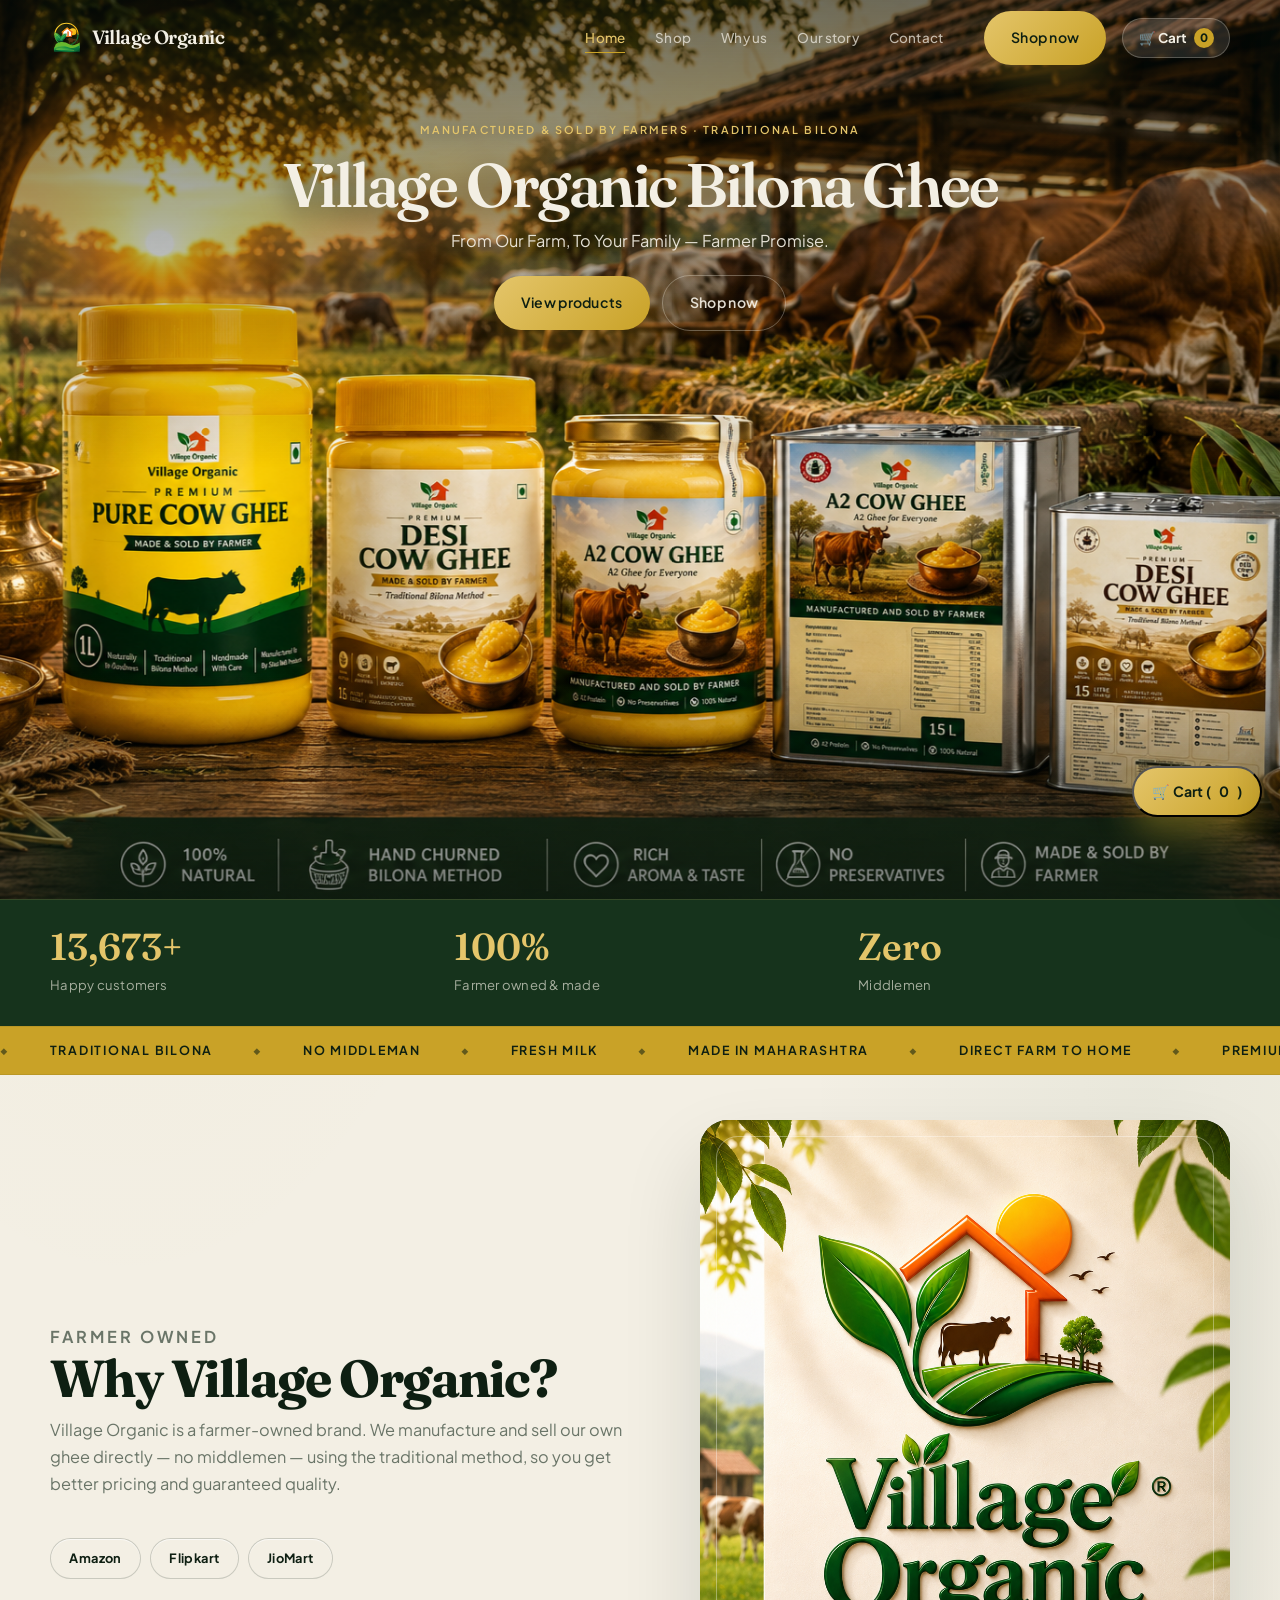
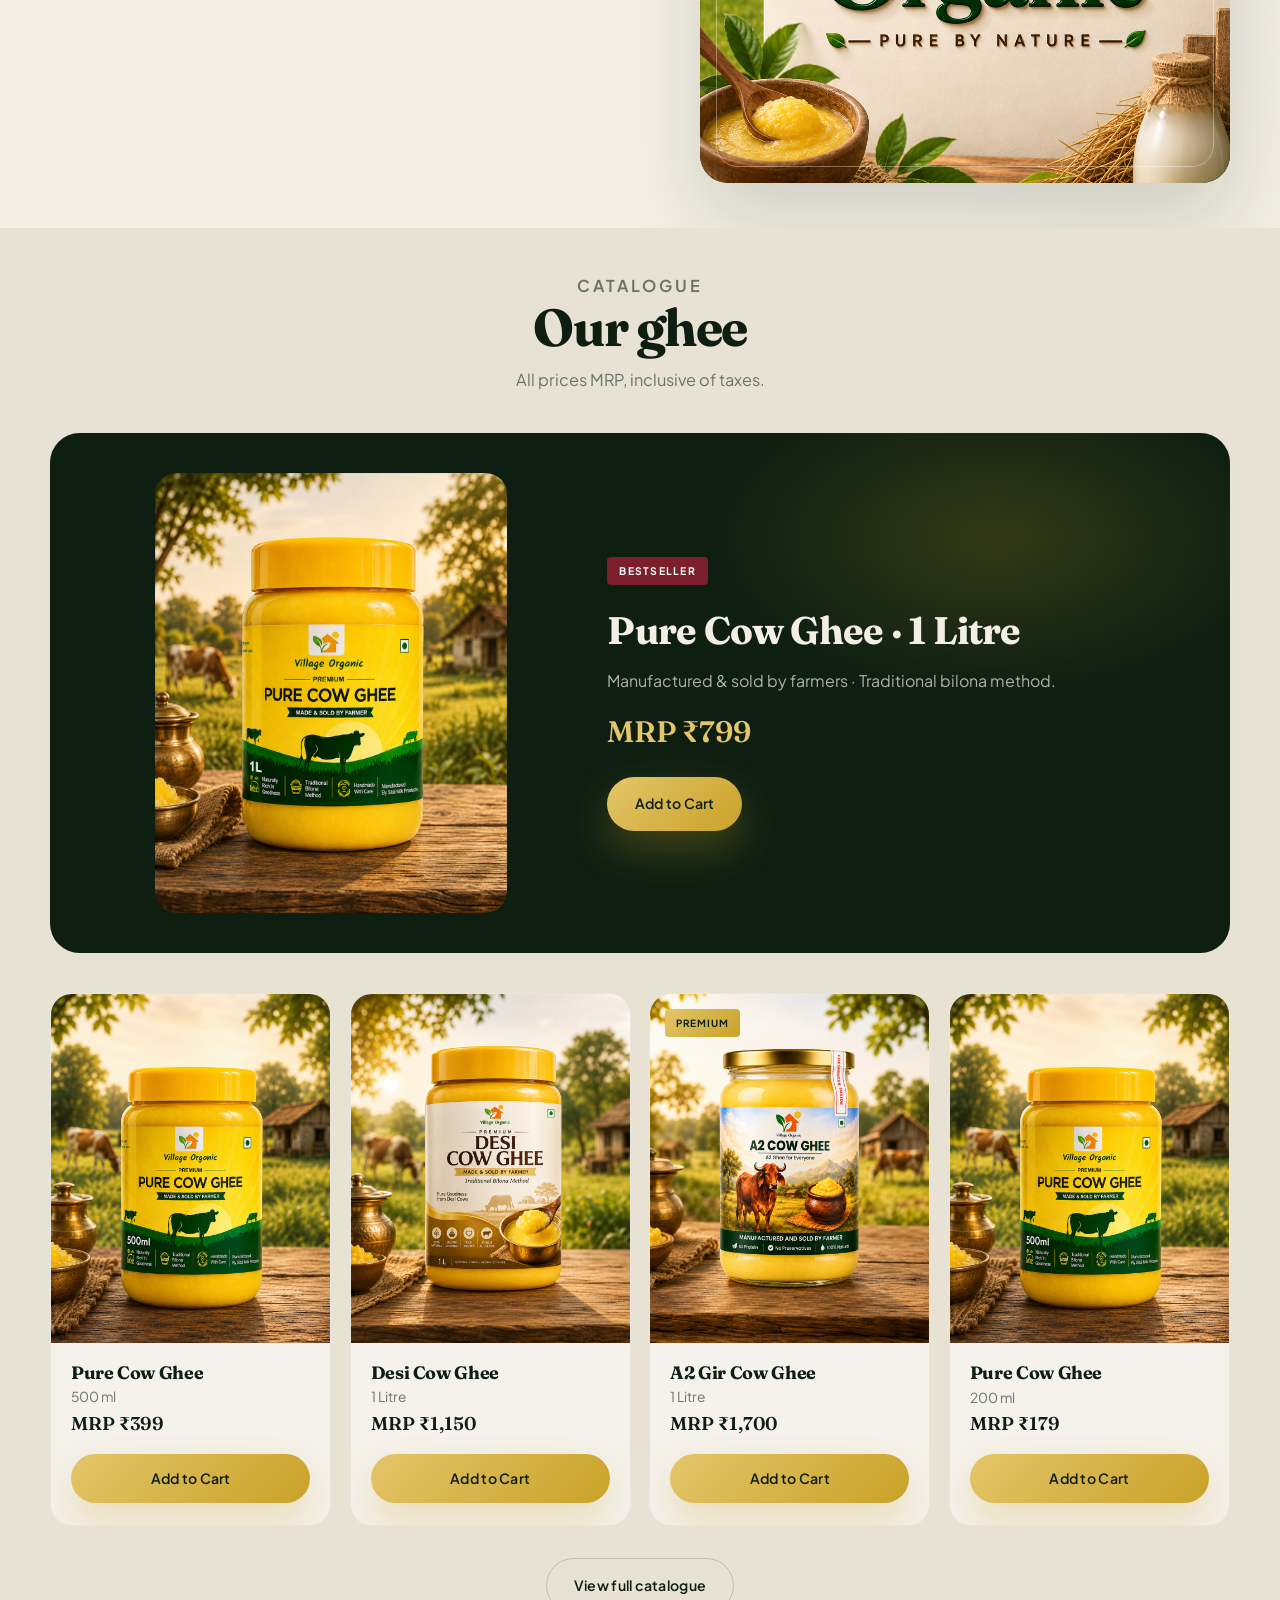
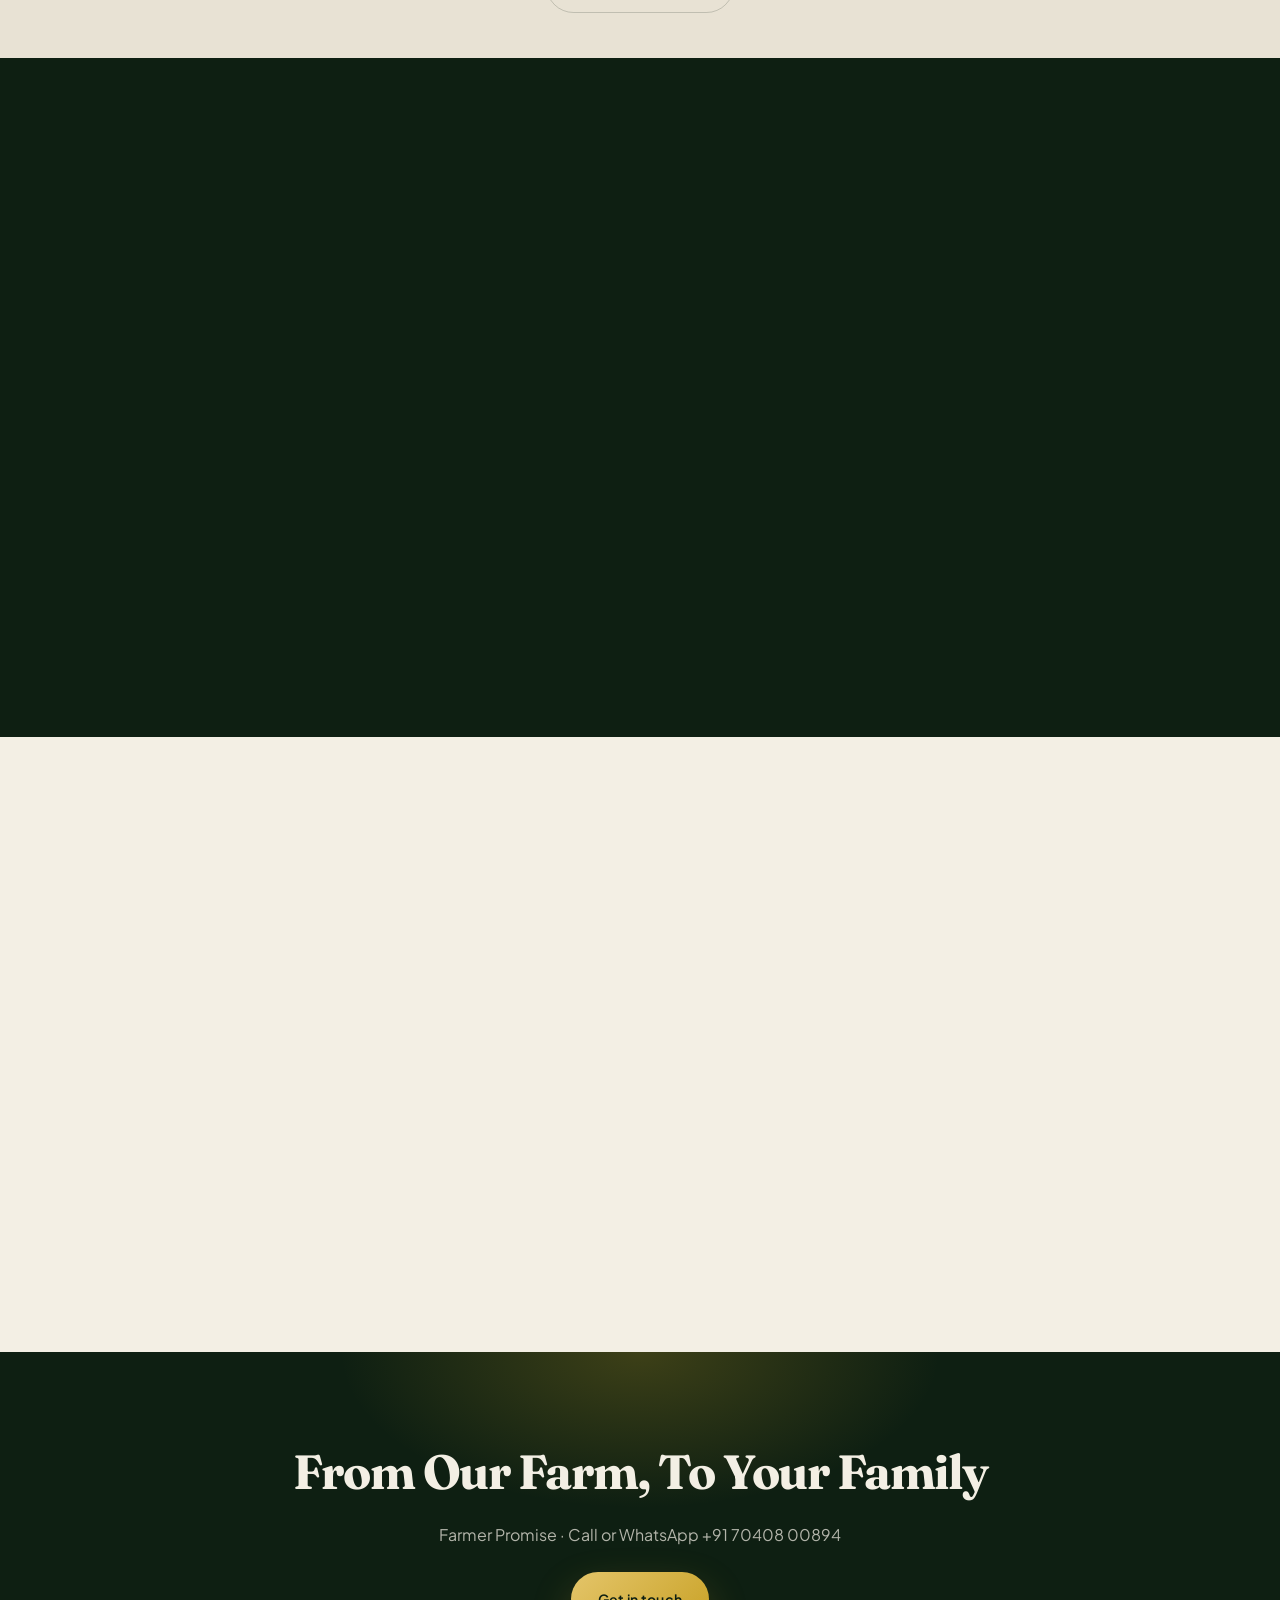
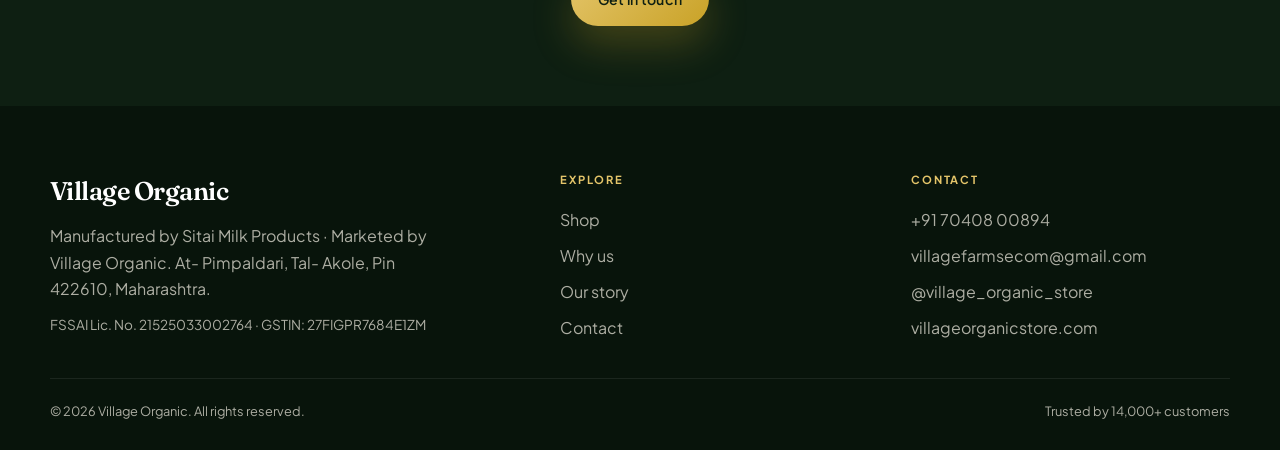
<file: index.html>
<!DOCTYPE html>
<html lang="en-IN">
<head>
  <meta charset="UTF-8" />
  <meta name="viewport" content="width=device-width, initial-scale=1.0" />
  <title>Village Organic · Bilona Pure Cow Ghee | Akole, Maharashtra</title>
  <meta name="description" content="Buy farmer-owned bilona ghee from Village Organic — Pure Cow, Desi Cow &amp; A2 Gir. Traditional method, no middlemen. Pimpaldari, Akole. WhatsApp +91 70408 00894." />
  <meta name="keywords" content="bilona ghee, pure cow ghee, desi cow ghee, A2 Gir ghee, farmer owned ghee, organic ghee Maharashtra, Akole ghee, Village Organic, traditional bilona method, farm to home ghee" />
  <meta name="author" content="Village Organic · Sitai Milk Products" />
  <meta name="geo.region" content="IN-MH" />
  <meta name="geo.placename" content="Pimpaldari, Akole" />
  <meta name="robots" content="index, follow, max-image-preview:large" />
  <meta name="theme-color" content="#0e1f12" />
  <link rel="canonical" href="https://www.villageorganicstore.com/" />
  <link rel="manifest" href="site.webmanifest" />
  <link rel="icon" href="assets/images/logo-mark.png" type="image/png" />
  <link rel="apple-touch-icon" href="assets/images/logo-mark.png" />
  <meta property="og:type" content="website" />
  <meta property="og:locale" content="en_IN" />
  <meta property="og:site_name" content="Village Organic" />
  <meta property="og:url" content="https://www.villageorganicstore.com/" />
  <meta property="og:title" content="Village Organic · Bilona Pure Cow Ghee" />
  <meta property="og:description" content="Manufactured &amp; sold by farmers. Traditional bilona method. Trusted by 14,000+ customers across India." />
  <meta property="og:image" content="https://www.villageorganicstore.com/assets/images/hero-home.png" />
  <meta property="og:image:alt" content="Village Organic Pure, Desi and A2 ghee on the farm" />
  <meta name="twitter:card" content="summary_large_image" />
  <meta name="twitter:title" content="Village Organic · Bilona Pure Cow Ghee" />
  <meta name="twitter:description" content="Farmer-owned bilona ghee from Akole, Maharashtra. Pure Cow, Desi Cow &amp; A2 Gir." />
  <meta name="twitter:image" content="https://www.villageorganicstore.com/assets/images/hero-home.png" />
  <link rel="preconnect" href="https://fonts.googleapis.com" />
  <link rel="preconnect" href="https://fonts.gstatic.com" crossorigin />
  <link href="https://fonts.googleapis.com/css2?family=Fraunces:opsz,wght@9..144,500;600;700&family=Plus+Jakarta+Sans:wght@400;500;600;700&display=swap" rel="stylesheet" />
  <link rel="stylesheet" href="assets/css/styles.css" />
  <script type="application/ld+json">
  {
    "@context": "https://schema.org",
    "@graph": [
      {
        "@type": ["Organization", "LocalBusiness", "FoodEstablishment"],
        "@id": "https://www.villageorganicstore.com/#org",
        "name": "Village Organic",
        "alternateName": "Sitai Milk Products",
        "url": "https://www.villageorganicstore.com/",
        "logo": "https://www.villageorganicstore.com/assets/images/logo-mark.png",
        "image": "https://www.villageorganicstore.com/assets/images/hero-home.png",
        "email": "villagefarmsecom@gmail.com",
        "telephone": "+91-7040800894",
        "description": "Farmer-owned bilona ghee brand — Pure Cow, Desi Cow and A2 Gir ghee manufactured and sold by farmers from Pimpaldari, Akole, Maharashtra.",
        "address": {
          "@type": "PostalAddress",
          "streetAddress": "At- Pimpaldari, Tal- Akole",
          "addressLocality": "Akole",
          "addressRegion": "Maharashtra",
          "postalCode": "422610",
          "addressCountry": "IN"
        },
        "geo": {
          "@type": "GeoCoordinates",
          "latitude": 19.5412,
          "longitude": 73.8997
        },
        "areaServed": {
          "@type": "Country",
          "name": "India"
        },
        "sameAs": [
          "https://www.instagram.com/village_organic_store/",
          "https://www.villageorganicstore.com/"
        ],
        "contactPoint": {
          "@type": "ContactPoint",
          "telephone": "+91-7040800894",
          "contactType": "customer service",
          "areaServed": "IN",
          "availableLanguage": ["English", "Hindi", "Marathi"]
        }
      },
      {
        "@type": "WebSite",
        "@id": "https://www.villageorganicstore.com/#website",
        "url": "https://www.villageorganicstore.com/",
        "name": "Village Organic",
        "publisher": { "@id": "https://www.villageorganicstore.com/#org" },
        "inLanguage": "en-IN"
      },
      {
        "@type": "FAQPage",
        "@id": "https://www.villageorganicstore.com/#faq",
        "mainEntity": [
          {
            "@type": "Question",
            "name": "Where is Village Organic based?",
            "acceptedAnswer": {
              "@type": "Answer",
              "text": "Village Organic (Sitai Milk Products) is based at Pimpaldari, Tal-Akole, Pin 422610, Maharashtra, India."
            }
          },
          {
            "@type": "Question",
            "name": "How do I order bilona ghee?",
            "acceptedAnswer": {
              "@type": "Answer",
              "text": "Call or WhatsApp +91 70408 00894, or use the Order page on villageorganicstore.com to place your request."
            }
          },
          {
            "@type": "Question",
            "name": "What ghee variants do you sell?",
            "acceptedAnswer": {
              "@type": "Answer",
              "text": "Pure Cow Ghee, Desi Cow Ghee and A2 Gir Cow Ghee — made with the traditional bilona method by farmers."
            }
          },
          {
            "@type": "Question",
            "name": "Do you ship across India?",
            "acceptedAnswer": {
              "@type": "Answer",
              "text": "Yes — Village Organic serves customers across India. Confirm delivery details when you place your order on WhatsApp or phone."
            }
          }
        ]
      }
    ]
  }
  </script>
</head>
<body data-page="index" data-hero-dark>
  <a class="skip" href="#main">Skip to content</a>
  <header class="site-header is-hero-dark" data-header>
    <div class="site-header__inner">
      <a class="logo" href="index.html"><img src="assets/images/logo.svg" width="36" height="36" alt="" />Village Organic</a>
      <nav class="nav" data-nav aria-label="Primary">
        <a href="index.html">Home</a>
        <a href="products.html">Shop</a>
        <a href="benefits.html">Why us</a>
        <a href="story.html">Our story</a>
        <a href="order.html">Contact</a>
      </nav>
      <a class="btn btn--gold header-cta" href="products.html">Shop now</a>
      <button class="menu-btn" type="button" aria-label="Open menu" aria-expanded="false" data-menu-btn><span></span></button>
    </div>
  </header>
  <nav class="mobile-nav" data-mobile-nav aria-label="Mobile">
    <a href="index.html">Home</a>
    <a href="products.html">Shop</a>
    <a href="benefits.html">Why us</a>
    <a href="story.html">Our story</a>
    <a href="order.html">Contact</a>
    <a class="btn" href="products.html">Shop now</a>
  </nav>

  <main id="main">
    <section class="hero hero--photo" aria-label="Village Organic">
      <img
        class="hero__bg"
        src="assets/images/hero-home.png"
        alt="Village Organic Pure, Desi and A2 ghee on the farm table"
        width="1536"
        height="1024"
        fetchpriority="high"
      />
      <div class="hero__scrim" aria-hidden="true"></div>
      <div class="wrap hero__stage hero__stage--copy">
        <div class="hero__copy">
          <p class="hero__eyebrow">Manufactured &amp; sold by farmers · Traditional bilona</p>
          <h1>Village Organic Bilona Ghee</h1>
          <p class="hero__lede">From Our Farm, To Your Family — Farmer Promise.</p>
          <div class="hero__actions">
            <a class="btn btn--gold" href="products.html">View products</a>
            <a class="btn btn--ghost" href="products.html">Shop now</a>
          </div>
        </div>
      </div>
    </section>

    <section class="proof-band" data-reveal>
      <div class="wrap proof-band__grid">
        <div><strong data-count="14000" data-suffix="+">0</strong><span>Happy customers</span></div>
        <div><strong>100%</strong><span>Farmer owned &amp; made</span></div>
        <div><strong>Zero</strong><span>Middlemen</span></div>
      </div>
    </section>

    <div class="marquee" aria-hidden="true">
      <div class="marquee__track">
        <span>Traditional Bilona</span><span>No Middleman</span><span>Fresh Milk</span><span>Made in Maharashtra</span><span>Direct Farm to Home</span><span>Premium Quality</span>
        <span>Traditional Bilona</span><span>No Middleman</span><span>Fresh Milk</span><span>Made in Maharashtra</span><span>Direct Farm to Home</span><span>Premium Quality</span>
      </div>
    </div>

    <section class="section">
      <div class="wrap editorial">
        <div data-reveal="left">
          <header class="section__head">
            <p class="section__kicker">Farmer owned</p>
            <h2>Why Village Organic?</h2>
            <p>Village Organic is a farmer-owned brand. We manufacture and sell our own ghee directly — no middlemen — using the traditional method, so you get better pricing and guaranteed quality.</p>
          </header>
          <div class="markets">
            <a href="https://amzn.in/d/06F98TY1" target="_blank" rel="noopener noreferrer">Amazon</a>
            <a href="https://dl.flipkart.com/s/7PC3NgNNNN" target="_blank" rel="noopener noreferrer">Flipkart</a>
            <a href="https://wa.me/917040800894" target="_blank" rel="noopener noreferrer">JioMart</a>
          </div>
        </div>
        <div class="editorial__media editorial__media--photo" data-reveal="right">
          <div class="editorial__frame" aria-hidden="true"></div>
          <img src="assets/images/brand-sign.png" alt="Village Organic brand at the farm" width="800" height="1000" loading="lazy" />
        </div>
      </div>
    </section>

    <section class="section section--mist">
      <div class="wrap">
        <header class="section__head center" data-reveal>
          <p class="section__kicker">Catalogue</p>
          <h2>Our ghee</h2>
          <p>All prices MRP, inclusive of taxes.</p>
        </header>

        <article class="spotlight" data-reveal>
          <div class="spotlight__media">
            <img src="assets/images/pure-cow-1l.png" alt="Pure Cow Ghee 1 litre bestseller" width="600" height="750" loading="lazy" />
          </div>
          <div>
            <span class="spotlight__tag">Bestseller</span>
            <h3>Pure Cow Ghee · 1 Litre</h3>
            <p>Manufactured &amp; sold by farmers · Traditional bilona method.</p>
            <p class="price">MRP ₹799</p>
            <button class="btn btn--gold" type="button" data-add-cart data-id="pure-1l" data-name="Pure Cow Ghee" data-variant="1 Litre" data-price="799" data-image="assets/images/pure-cow-1l.png">Add to Cart</button>
          </div>
        </article>

        <div class="product-grid product-grid--4" data-reveal-stagger>
          <article class="product">
            <div class="product__media">
              <img src="assets/images/pure-cow-500ml.png" alt="Pure Cow Ghee 500ml" width="500" height="625" loading="lazy" />
            </div>
            <div class="product__body">
              <h3>Pure Cow Ghee</h3>
              <p class="product__meta">500 ml</p>
              <p class="price">MRP ₹399</p>
              <button class="btn btn--gold" type="button" data-add-cart data-id="pure-500ml" data-name="Pure Cow Ghee" data-variant="500 ml" data-price="399" data-image="assets/images/pure-cow-500ml.png">Add to Cart</button>
            </div>
          </article>
          <article class="product">
            <div class="product__media">
              <img src="assets/images/desi-cow-1l.png" alt="Desi Cow Ghee 1 litre" width="500" height="625" loading="lazy" />
            </div>
            <div class="product__body">
              <h3>Desi Cow Ghee</h3>
              <p class="product__meta">1 Litre</p>
              <p class="price">MRP ₹1,150</p>
              <button class="btn btn--gold" type="button" data-add-cart data-id="desi-1l" data-name="Desi Cow Ghee" data-variant="1 Litre" data-price="1150" data-image="assets/images/desi-cow-1l.png">Add to Cart</button>
            </div>
          </article>
          <article class="product">
            <div class="product__media">
              <span class="badge badge--gold">Premium</span>
              <img src="assets/images/a2-cow-1l.png" alt="A2 Gir Cow Ghee 1 litre" width="500" height="625" loading="lazy" />
            </div>
            <div class="product__body">
              <h3>A2 Gir Cow Ghee</h3>
              <p class="product__meta">1 Litre</p>
              <p class="price">MRP ₹1,700</p>
              <button class="btn btn--gold" type="button" data-add-cart data-id="a2-1l" data-name="A2 Gir Cow Ghee" data-variant="1 Litre" data-price="1700" data-image="assets/images/a2-cow-1l.png">Add to Cart</button>
            </div>
          </article>
          <article class="product">
            <div class="product__media">
              <img src="assets/images/pure-cow-500ml.png" alt="Pure Cow Ghee 200ml" width="500" height="625" loading="lazy" />
            </div>
            <div class="product__body">
              <h3>Pure Cow Ghee</h3>
              <p class="product__meta">200 ml</p>
              <p class="price">MRP ₹179</p>
              <button class="btn btn--gold" type="button" data-add-cart data-id="pure-200ml" data-name="Pure Cow Ghee" data-variant="200 ml" data-price="179" data-image="assets/images/pure-cow-500ml.png">Add to Cart</button>
            </div>
          </article>
        </div>
        <p class="catalogue-note"><a class="btn btn--line" href="products.html">View full catalogue</a></p>
      </div>
    </section>

    <section class="section section--deep">
      <div class="wrap">
        <header class="section__head" data-reveal>
          <p class="section__kicker">Trust</p>
          <h2>Why customers trust us</h2>
        </header>
        <div class="trust-grid" data-reveal-stagger>
          <article><span>Manufactured &amp; Sold by Farmers</span></article>
          <article><span>No Middleman</span></article>
          <article><span>Fresh Milk</span></article>
          <article><span>Traditional Bilona Method</span></article>
          <article><span>Rich Aroma</span></article>
          <article><span>Natural Taste</span></article>
          <article><span>No Artificial Colours</span></article>
          <article><span>No Preservatives</span></article>
          <article><span>Hygienically Packed</span></article>
          <article><span>Small Batch Production</span></article>
          <article><span>Made in Maharashtra</span></article>
          <article><span>Direct Farm to Home</span></article>
          <article><span>High Smoke Point</span></article>
          <article><span>Suitable for Daily Cooking</span></article>
          <article><span>Easy to Digest</span></article>
          <article><span>Premium Quality</span></article>
        </div>
      </div>
    </section>

    <section class="section" id="faq" aria-labelledby="faq-heading">
      <div class="wrap">
        <header class="section__head" data-reveal>
          <p class="section__kicker">FAQ</p>
          <h2 id="faq-heading">Common questions</h2>
        </header>
        <div class="faq" data-reveal>
          <details>
            <summary>Where is Village Organic based?</summary>
            <p>At Pimpaldari, Tal-Akole, Pin 422610, Maharashtra — manufactured by Sitai Milk Products and marketed as Village Organic.</p>
          </details>
          <details>
            <summary>How do I order bilona ghee?</summary>
            <p>Call or WhatsApp <a href="tel:+917040800894">+91 70408 00894</a>, or use our <a href="order.html">Order</a> page.</p>
          </details>
          <details>
            <summary>What ghee variants do you sell?</summary>
            <p>Pure Cow, Desi Cow and A2 Gir Cow ghee — traditional bilona method, farmer-owned, no middlemen.</p>
          </details>
          <details>
            <summary>Do you ship across India?</summary>
            <p>Yes. Confirm delivery details when you place your order by phone or WhatsApp.</p>
          </details>
        </div>
      </div>
    </section>

    <section class="cta-band" data-reveal>
      <div class="wrap">
        <h2>From Our Farm, To Your Family</h2>
        <p>Farmer Promise · Call or WhatsApp +91 70408 00894</p>
        <a class="btn btn--gold" href="order.html">Get in touch</a>
      </div>
    </section>
  </main>

  <footer class="site-footer">
    <div class="wrap site-footer__grid">
      <div>
        <div class="brand">Village Organic</div>
        <p style="margin:.7rem 0 0;max-width:24rem">Manufactured by Sitai Milk Products · Marketed by Village Organic. At- Pimpaldari, Tal- Akole, Pin 422610, Maharashtra.</p>
        <p style="margin:.7rem 0 0;font-size:.85rem">FSSAI Lic. No. 21525033002764 · GSTIN: 27FIGPR7684E1ZM</p>
      </div>
      <div>
        <h4>Explore</h4>
        <a href="products.html">Shop</a>
        <a href="benefits.html">Why us</a>
        <a href="story.html">Our story</a>
        <a href="order.html">Contact</a>
      </div>
      <div>
        <h4>Contact</h4>
        <a href="tel:+917040800894">+91 70408 00894</a>
        <a href="mailto:villagefarmsecom@gmail.com">villagefarmsecom@gmail.com</a>
        <a href="https://www.instagram.com/village_organic_store/" target="_blank" rel="noopener noreferrer">@village_organic_store</a>
        <a href="https://www.villageorganicstore.com/" target="_blank" rel="noopener noreferrer">villageorganicstore.com</a>
      </div>
    </div>
    <div class="wrap site-footer__bottom">
      <span>© 2026 Village Organic. All rights reserved.</span>
      <span>Trusted by 14,000+ customers</span>
    </div>
  </footer>
  <script src="assets/js/main.js" defer></script>
</body>
</html>
</file>
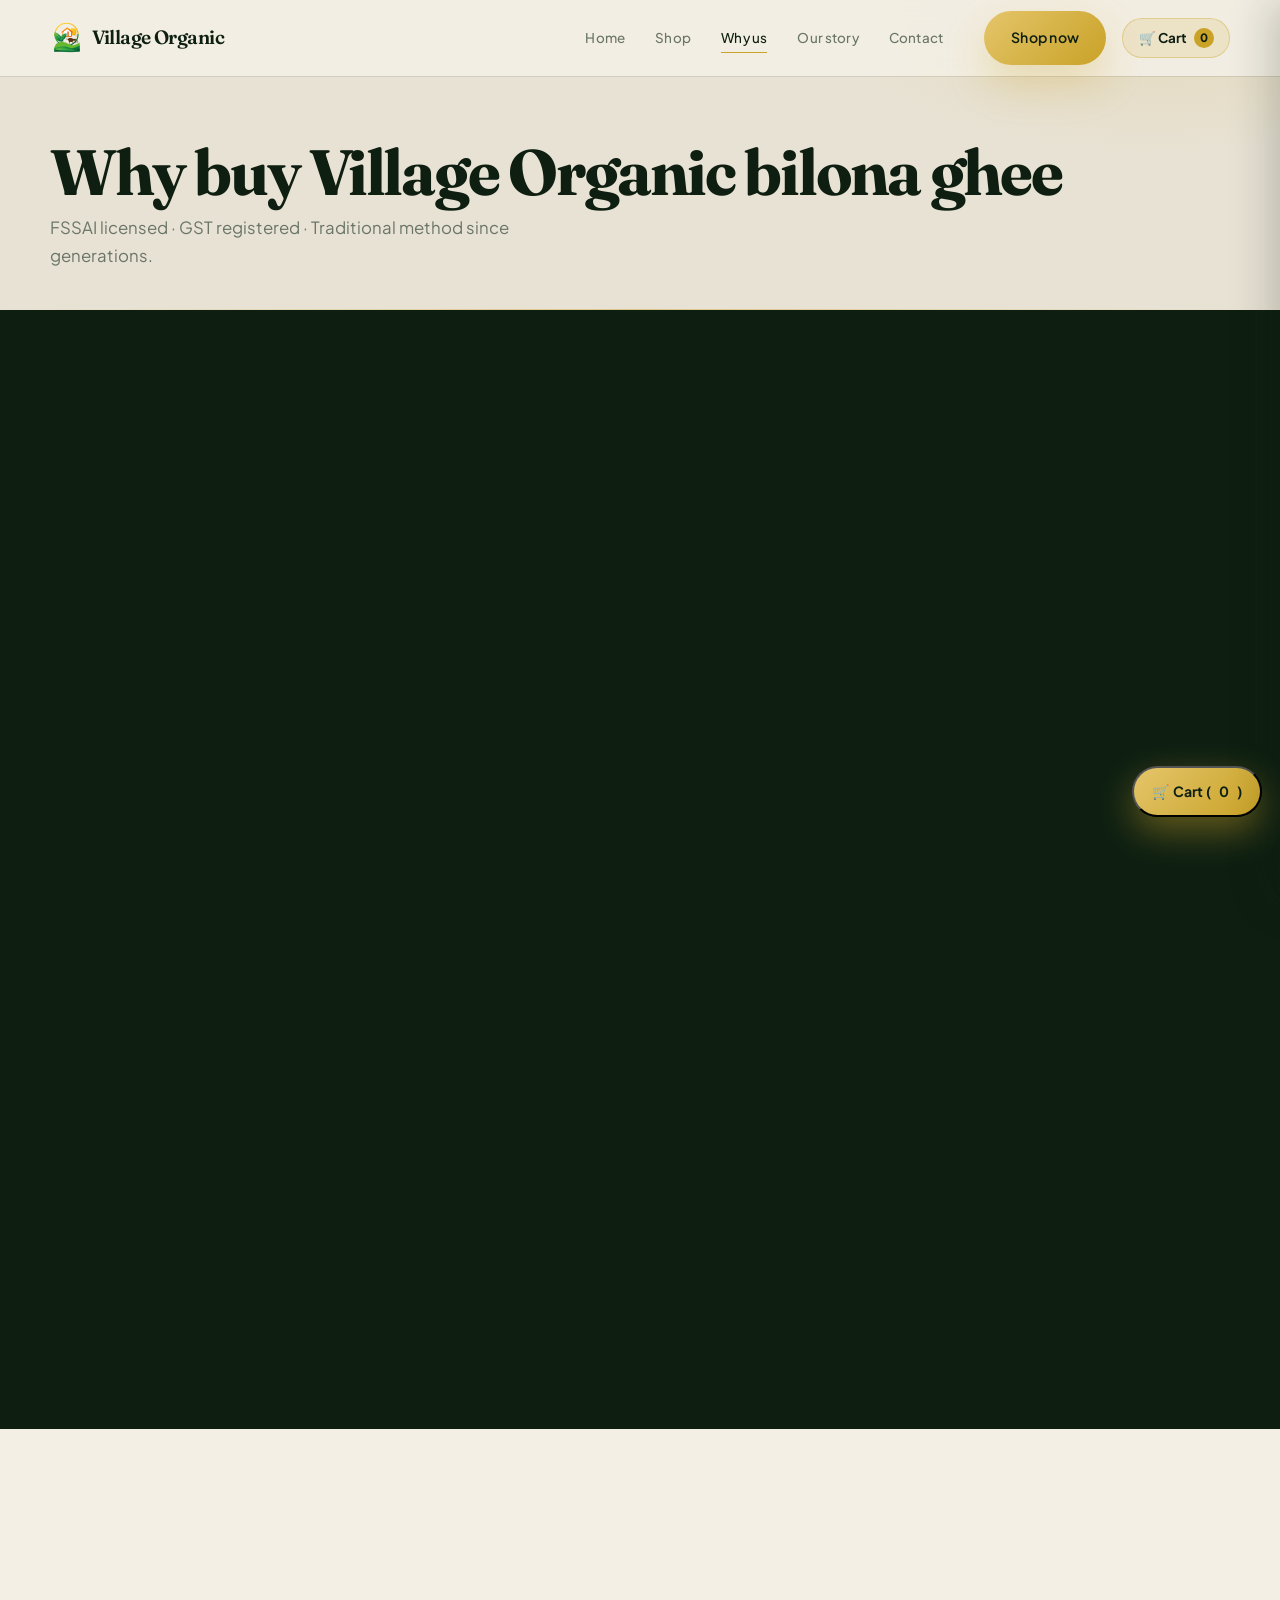
<file: benefits.html>
<!DOCTYPE html>
<html lang="en-IN">
<head>
  <meta charset="UTF-8" />
  <meta name="viewport" content="width=device-width, initial-scale=1.0" />
  <title>Why Buy Bilona Ghee from Village Organic | Trust &amp; Quality</title>
  <meta name="description" content="16 reasons to trust Village Organic — traditional bilona method, no middleman, fresh milk, FSSAI &amp; GST. Farmer-owned ghee from Akole, Maharashtra." />
  <meta name="keywords" content="why bilona ghee, no middleman ghee, FSSAI ghee Maharashtra, traditional bilona method benefits, farmer owned dairy, pure cow ghee benefits, Village Organic trust" />
  <meta name="author" content="Village Organic" />
  <meta name="robots" content="index, follow, max-image-preview:large" />
  <meta name="theme-color" content="#0e1f12" />
  <link rel="canonical" href="https://www.villageorganicstore.com/benefits.html" />
  <link rel="manifest" href="site.webmanifest" />
  <link rel="icon" href="assets/images/logo-mark.png" type="image/png" />
  <link rel="apple-touch-icon" href="assets/images/logo-mark.png" />
  <meta property="og:type" content="website" />
  <meta property="og:locale" content="en_IN" />
  <meta property="og:site_name" content="Village Organic" />
  <meta property="og:url" content="https://www.villageorganicstore.com/benefits.html" />
  <meta property="og:title" content="Why Trust Village Organic Bilona Ghee" />
  <meta property="og:description" content="Traditional bilona, no middleman, FSSAI registered — farmer-owned ghee from Akole." />
  <meta property="og:image" content="https://www.villageorganicstore.com/assets/images/brand-sign.png" />
  <meta property="og:image:alt" content="Village Organic farm brand sign" />
  <meta name="twitter:card" content="summary_large_image" />
  <meta name="twitter:title" content="Why Trust Village Organic Bilona Ghee" />
  <meta name="twitter:description" content="Traditional bilona, no middleman, FSSAI registered — farmer-owned from Akole." />
  <meta name="twitter:image" content="https://www.villageorganicstore.com/assets/images/brand-sign.png" />
  <link rel="preconnect" href="https://fonts.googleapis.com" />
  <link rel="preconnect" href="https://fonts.gstatic.com" crossorigin />
  <link href="https://fonts.googleapis.com/css2?family=Fraunces:opsz,wght@9..144,500;600;700&family=Plus+Jakarta+Sans:wght@400;500;600;700&display=swap" rel="stylesheet" />
  <link rel="stylesheet" href="assets/css/styles.css" />
  <script type="application/ld+json">
  {
    "@context": "https://schema.org",
    "@type": "FAQPage",
    "mainEntity": [
      {"@type":"Question","name":"Is Village Organic ghee made by farmers?","acceptedAnswer":{"@type":"Answer","text":"Yes. Village Organic is a farmer-owned brand. Ghee is manufactured and sold by farmers — no middlemen."}},
      {"@type":"Question","name":"What method is used to make the ghee?","acceptedAnswer":{"@type":"Answer","text":"Traditional bilona method using fresh milk for rich aroma and natural taste, without artificial colours or preservatives."}},
      {"@type":"Question","name":"Where is Village Organic based?","acceptedAnswer":{"@type":"Answer","text":"At Pimpaldari, Tal-Akole, Pin 422610, Maharashtra. Manufactured by Sitai Milk Products and marketed by Village Organic."}},
      {"@type":"Question","name":"Is Village Organic FSSAI registered?","acceptedAnswer":{"@type":"Answer","text":"Yes. FSSAI Lic. No. 21525033002764 and GSTIN 27FIGPR7684E1ZM."}}
    ]
  }
  </script>
</head>
<body data-page="benefits">
  <a class="skip" href="#main">Skip to content</a>
  <header class="site-header" data-header>
    <div class="site-header__inner">
      <a class="logo" href="index.html"><img src="assets/images/logo.svg" width="36" height="36" alt="" />Village Organic</a>
      <nav class="nav" data-nav aria-label="Primary">
        <a href="index.html">Home</a>
        <a href="products.html">Shop</a>
        <a href="benefits.html">Why us</a>
        <a href="story.html">Our story</a>
        <a href="order.html">Contact</a>
      </nav>
      <a class="btn btn--gold header-cta" href="products.html">Shop now</a>
      <button class="menu-btn" type="button" aria-label="Open menu" aria-expanded="false" data-menu-btn><span></span></button>
    </div>
  </header>
  <nav class="mobile-nav" data-mobile-nav aria-label="Mobile">
    <a href="index.html">Home</a>
    <a href="products.html">Shop</a>
    <a href="benefits.html">Why us</a>
    <a href="story.html">Our story</a>
    <a href="order.html">Contact</a>
    <a class="btn" href="products.html">Shop now</a>
  </nav>

  <main id="main">
    <header class="page-hero">
      <div class="wrap" data-reveal>
        <h1>Why buy Village Organic bilona ghee</h1>
        <p class="lead">FSSAI licensed · GST registered · Traditional method since generations.</p>
      </div>
    </header>

    <section class="section section--deep">
      <div class="wrap">
        <div class="trust-grid" data-reveal-stagger>
          <article><span>Manufactured &amp; Sold by Farmers</span></article>
          <article><span>No Middleman</span></article>
          <article><span>Fresh Milk</span></article>
          <article><span>Traditional Bilona Method</span></article>
          <article><span>Rich Aroma</span></article>
          <article><span>Natural Taste</span></article>
          <article><span>No Artificial Colours</span></article>
          <article><span>No Preservatives</span></article>
          <article><span>Hygienically Packed</span></article>
          <article><span>Small Batch Production</span></article>
          <article><span>Made in Maharashtra</span></article>
          <article><span>Direct Farm to Home</span></article>
          <article><span>High Smoke Point</span></article>
          <article><span>Suitable for Daily Cooking</span></article>
          <article><span>Easy to Digest</span></article>
          <article><span>Premium Quality</span></article>
        </div>
      </div>
    </section>

    <section class="section">
      <div class="wrap">
        <header class="section__head" data-reveal>
          <h2>Our certifications</h2>
        </header>
        <div class="cert-row" data-reveal>
          <article class="cert-card">
            <h3>Certificate</h3>
            <p>GST / Lab Analysis Certificate available.</p>
          </article>
          <article class="cert-card">
            <h3>Licences</h3>
            <ul>
              <li>FSSAI Lic. No.: 21525033002764</li>
              <li>GSTIN: 27FIGPR7684E1ZM</li>
            </ul>
          </article>
        </div>
        <p style="margin-top:1.75rem" data-reveal><a class="btn" href="products.html">Shop now</a></p>
      </div>
    </section>
  </main>

  <footer class="site-footer">
    <div class="wrap site-footer__grid">
      <div>
        <div class="brand">Village Organic</div>
        <p style="margin:.7rem 0 0;max-width:24rem">Manufactured by Sitai Milk Products · Marketed by Village Organic. At- Pimpaldari, Tal- Akole, Pin 422610, Maharashtra.</p>
        <p style="margin:.7rem 0 0;font-size:.85rem">FSSAI Lic. No. 21525033002764 · GSTIN: 27FIGPR7684E1ZM</p>
      </div>
      <div>
        <h4>Explore</h4>
        <a href="products.html">Shop</a>
        <a href="benefits.html">Why us</a>
        <a href="story.html">Our story</a>
        <a href="order.html">Contact</a>
      </div>
      <div>
        <h4>Contact</h4>
        <a href="tel:+917040800894">+91 70408 00894</a>
        <a href="mailto:villagefarmsecom@gmail.com">villagefarmsecom@gmail.com</a>
        <a href="https://www.instagram.com/village_organic_store/" target="_blank" rel="noopener noreferrer">@village_organic_store</a>
        <a href="https://www.villageorganicstore.com/" target="_blank" rel="noopener noreferrer">villageorganicstore.com</a>
      </div>
    </div>
    <div class="wrap site-footer__bottom">
      <span>© 2026 Village Organic. All rights reserved.</span>
      <span>Trusted by 14,000+ customers</span>
    </div>
  </footer>
  <script src="assets/js/main.js" defer></script>
</body>
</html>
</file>
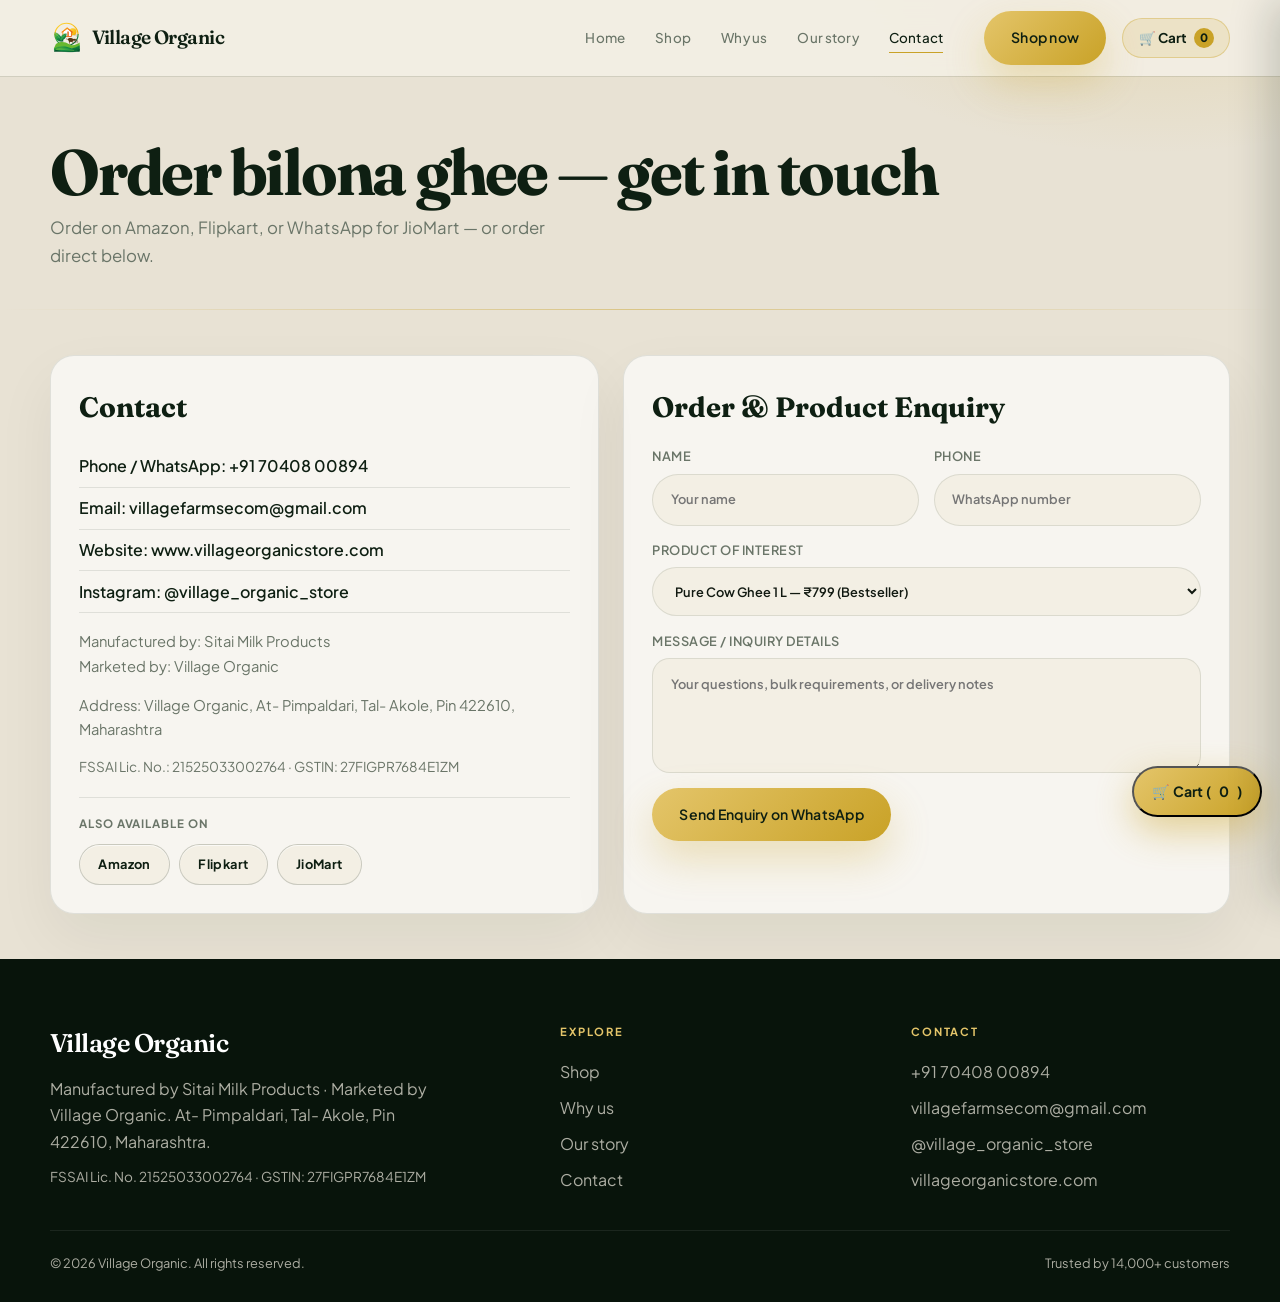
<file: order.html>
<!DOCTYPE html>
<html lang="en-IN">
<head>
  <meta charset="UTF-8" />
  <meta name="viewport" content="width=device-width, initial-scale=1.0" />
  <title>Order Bilona Ghee on WhatsApp | Contact Village Organic Akole</title>
  <meta name="description" content="Order Village Organic bilona ghee on WhatsApp +91 70408 00894. Pimpaldari, Akole · FSSAI registered. Also on Amazon, Flipkart &amp; JioMart." />
  <meta name="keywords" content="order bilona ghee WhatsApp, Village Organic contact, buy ghee Akole, ghee delivery Maharashtra, Amazon Village Organic, Flipkart ghee, JioMart ghee" />
  <meta name="author" content="Village Organic" />
  <meta name="robots" content="index, follow, max-image-preview:large" />
  <meta name="theme-color" content="#0e1f12" />
  <link rel="canonical" href="https://www.villageorganicstore.com/order.html" />
  <link rel="manifest" href="site.webmanifest" />
  <link rel="icon" href="assets/images/logo-mark.png" type="image/png" />
  <link rel="apple-touch-icon" href="assets/images/logo-mark.png" />
  <meta property="og:type" content="website" />
  <meta property="og:locale" content="en_IN" />
  <meta property="og:site_name" content="Village Organic" />
  <meta property="og:url" content="https://www.villageorganicstore.com/order.html" />
  <meta property="og:title" content="Order Bilona Ghee · Contact Village Organic" />
  <meta property="og:description" content="WhatsApp +91 70408 00894 for Pure Cow, Desi Cow &amp; A2 Gir ghee from Akole." />
  <meta property="og:image" content="https://www.villageorganicstore.com/assets/images/pure-cow-1l.png" />
  <meta property="og:image:alt" content="Village Organic Pure Cow Ghee" />
  <meta name="twitter:card" content="summary_large_image" />
  <meta name="twitter:title" content="Order Bilona Ghee · Contact Village Organic" />
  <meta name="twitter:description" content="WhatsApp +91 70408 00894 · Pimpaldari, Akole." />
  <meta name="twitter:image" content="https://www.villageorganicstore.com/assets/images/pure-cow-1l.png" />
  <link rel="preconnect" href="https://fonts.googleapis.com" />
  <link rel="preconnect" href="https://fonts.gstatic.com" crossorigin />
  <link href="https://fonts.googleapis.com/css2?family=Fraunces:opsz,wght@9..144,500;600;700&family=Plus+Jakarta+Sans:wght@400;500;600;700&display=swap" rel="stylesheet" />
  <link rel="stylesheet" href="assets/css/styles.css" />
  <script type="application/ld+json">
  {
    "@context": "https://schema.org",
    "@type": "ContactPage",
    "name": "Contact Village Organic",
    "url": "https://www.villageorganicstore.com/order.html",
    "mainEntity": {
      "@type": "Organization",
      "name": "Village Organic",
      "telephone": "+91-7040800894",
      "email": "villagefarmsecom@gmail.com",
      "address": {
        "@type": "PostalAddress",
        "streetAddress": "At- Pimpaldari, Tal- Akole",
        "postalCode": "422610",
        "addressRegion": "Maharashtra",
        "addressCountry": "IN"
      }
    }
  }
  </script>
</head>
<body data-page="order">
  <a class="skip" href="#main">Skip to content</a>
  <header class="site-header" data-header>
    <div class="site-header__inner">
      <a class="logo" href="index.html"><img src="assets/images/logo.svg" width="36" height="36" alt="" />Village Organic</a>
      <nav class="nav" data-nav aria-label="Primary">
        <a href="index.html">Home</a>
        <a href="products.html">Shop</a>
        <a href="benefits.html">Why us</a>
        <a href="story.html">Our story</a>
        <a href="order.html">Contact</a>
      </nav>
      <a class="btn btn--gold header-cta" href="products.html">Shop now</a>
      <button class="menu-btn" type="button" aria-label="Open menu" aria-expanded="false" data-menu-btn><span></span></button>
    </div>
  </header>
  <nav class="mobile-nav" data-mobile-nav aria-label="Mobile">
    <a href="index.html">Home</a>
    <a href="products.html">Shop</a>
    <a href="benefits.html">Why us</a>
    <a href="story.html">Our story</a>
    <a href="order.html">Contact</a>
    <a class="btn" href="products.html">Shop now</a>
  </nav>

  <main id="main">
    <header class="page-hero">
      <div class="wrap" data-reveal>
        <h1>Order bilona ghee — get in touch</h1>
        <p class="lead">Order on <a href="https://amzn.in/d/06F98TY1" target="_blank" rel="noopener noreferrer">Amazon</a>, <a href="https://dl.flipkart.com/s/7PC3NgNNNN" target="_blank" rel="noopener noreferrer">Flipkart</a>, or WhatsApp for JioMart — or order direct below.</p>
      </div>
    </header>

    <section class="section section--paper">
      <div class="wrap contact-layout">
        <aside class="contact-card" data-reveal>
          <h2>Contact</h2>
          <a href="tel:+917040800894">Phone / WhatsApp: +91 70408 00894</a>
          <a href="mailto:villagefarmsecom@gmail.com">Email: villagefarmsecom@gmail.com</a>
          <a href="https://www.villageorganicstore.com/" target="_blank" rel="noopener noreferrer">Website: www.villageorganicstore.com</a>
          <a href="https://www.instagram.com/village_organic_store/" target="_blank" rel="noopener noreferrer">Instagram: @village_organic_store</a>
          <p style="margin:1rem 0 0">Manufactured by: Sitai Milk Products<br />Marketed by: Village Organic</p>
          <p>Address: Village Organic, At- Pimpaldari, Tal- Akole, Pin 422610, Maharashtra</p>
          <p style="font-size:.85rem">FSSAI Lic. No.: 21525033002764 · GSTIN: 27FIGPR7684E1ZM</p>
          <div class="markets">
            <a href="https://amzn.in/d/06F98TY1" target="_blank" rel="noopener noreferrer">Amazon</a>
            <a href="https://dl.flipkart.com/s/7PC3NgNNNN" target="_blank" rel="noopener noreferrer">Flipkart</a>
            <a href="https://wa.me/917040800894" target="_blank" rel="noopener noreferrer">JioMart</a>
          </div>
        </aside>

        <div class="form-card" data-reveal>
          <h2>Order & Product Enquiry</h2>
          <form class="form-grid" data-form>
            <label>Name
              <input name="name" type="text" autocomplete="name" required placeholder="Your name" />
            </label>
            <label>Phone
              <input name="phone" type="tel" autocomplete="tel" required placeholder="WhatsApp number" />
            </label>
            <label class="full" data-product-field>
              Product of Interest
              <select name="size" id="size" required>
                <option value="Pure Cow Ghee 200ml — MRP ₹179">Pure Cow Ghee 200 ml — ₹179</option>
                <option value="Pure Cow Ghee 500ml — MRP ₹399">Pure Cow Ghee 500 ml — ₹399</option>
                <option value="Pure Cow Ghee 1L — MRP ₹799 (Bestseller)" selected>Pure Cow Ghee 1 L — ₹799 (Bestseller)</option>
                <option value="Pure Cow Ghee 15L Bulk Tin — MRP ₹13,449">Pure Cow Ghee 15 L Tin — ₹13,449</option>
                <option value="Desi Cow Ghee 1L — MRP ₹1,150">Desi Cow Ghee 1 L — ₹1,150</option>
                <option value="Desi Cow Ghee 15L Bulk Tin — MRP ₹2,549">Desi Cow Ghee 15 L Tin — ₹2,549</option>
                <option value="Premium A2 Gir Cow Ghee 1L — MRP ₹1,700">Premium A2 Gir 1 L — ₹1,700</option>
                <option value="Premium A2 Gir Cow Ghee 15L Bulk Tin — Enquire MRP">Premium A2 Gir 15 L Tin — Enquire</option>
              </select>
            </label>
            <label class="full">Message / Inquiry Details
              <textarea name="message" rows="4" placeholder="Your questions, bulk requirements, or delivery notes"></textarea>
            </label>
            <div class="full">
              <button class="btn btn--gold" type="submit" data-form-submit>Send Enquiry on WhatsApp</button>
              <p class="form-note" data-form-note hidden></p>
            </div>
          </form>
        </div>
      </div>
    </section>
  </main>

  <footer class="site-footer">
    <div class="wrap site-footer__grid">
      <div>
        <div class="brand">Village Organic</div>
        <p style="margin:.7rem 0 0;max-width:24rem">Manufactured by Sitai Milk Products · Marketed by Village Organic. At- Pimpaldari, Tal- Akole, Pin 422610, Maharashtra.</p>
        <p style="margin:.7rem 0 0;font-size:.85rem">FSSAI Lic. No. 21525033002764 · GSTIN: 27FIGPR7684E1ZM</p>
      </div>
      <div>
        <h4>Explore</h4>
        <a href="products.html">Shop</a>
        <a href="benefits.html">Why us</a>
        <a href="story.html">Our story</a>
        <a href="order.html">Contact</a>
      </div>
      <div>
        <h4>Contact</h4>
        <a href="tel:+917040800894">+91 70408 00894</a>
        <a href="mailto:villagefarmsecom@gmail.com">villagefarmsecom@gmail.com</a>
        <a href="https://www.instagram.com/village_organic_store/" target="_blank" rel="noopener noreferrer">@village_organic_store</a>
        <a href="https://www.villageorganicstore.com/" target="_blank" rel="noopener noreferrer">villageorganicstore.com</a>
      </div>
    </div>
    <div class="wrap site-footer__bottom">
      <span>© 2026 Village Organic. All rights reserved.</span>
      <span>Trusted by 14,000+ customers</span>
    </div>
  </footer>
  <script src="assets/js/main.js" defer></script>
  <script>
    const map = {
      'pure-200ml': 'Pure Cow Ghee 200ml — MRP ₹179',
      'pure-500ml': 'Pure Cow Ghee 500ml — MRP ₹399',
      '500ml': 'Pure Cow Ghee 500ml — MRP ₹399',
      'pure-1L': 'Pure Cow Ghee 1L — MRP ₹799 (Bestseller)',
      '1L': 'Pure Cow Ghee 1L — MRP ₹799 (Bestseller)',
      'pure-15L': 'Pure Cow Ghee 15L — MRP ₹13449',
      '15L': 'Pure Cow Ghee 15L — MRP ₹13449',
      'desi-1L': 'Desi Cow Ghee 1L — MRP ₹1150',
      'desi-15L': 'Desi Cow Ghee 15L — MRP ₹2549',
      'a2-1L': 'Premium A2 Gir Cow Ghee 1L — MRP ₹1700',
      'a2-15L': 'Premium A2 Gir Cow Ghee 15L — enquire MRP',
    };
    const q = new URLSearchParams(location.search).get('size');
    const sel = document.getElementById('size');
    if (q && sel) sel.value = map[q] || q;
  </script>
</body>
</html>
</file>
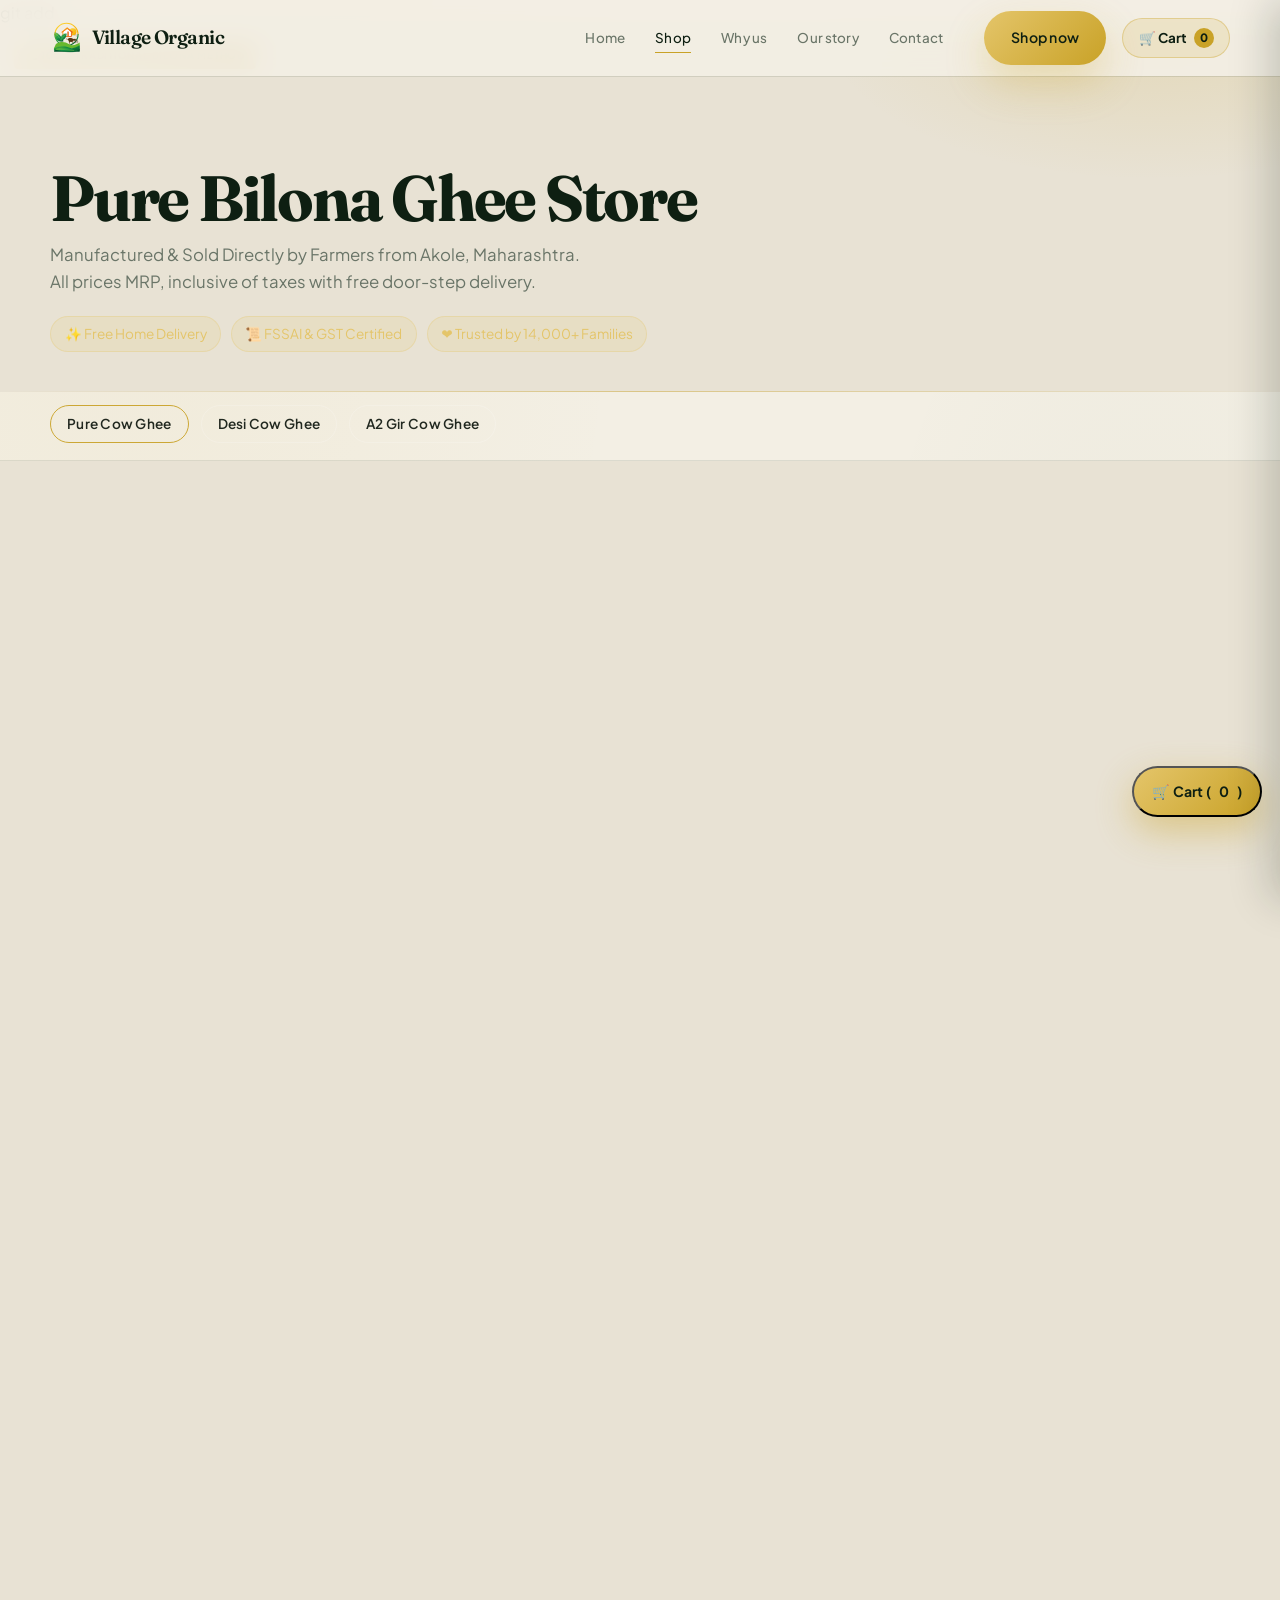
<file: products.html>
git add
<!DOCTYPE html>
<html lang="en-IN">

<head>
  <meta charset="UTF-8" />
  <meta name="viewport" content="width=device-width, initial-scale=1.0" />
  <title>Buy Bilona Ghee Online · Pure Cow, Desi &amp; A2 | Village Organic</title>
  <meta name="description"
    content="Shop Village Organic bilona ghee — Pure Cow from ₹179, Desi Cow &amp; A2 Gir. MRP catalogue, taxes included. Free shipping across India." />
  <meta name="keywords"
    content="buy bilona ghee online, pure cow ghee price, desi cow ghee 1 litre, A2 Gir cow ghee, Village Organic shop, ghee MRP, organic ghee catalogue, Akole ghee" />
  <meta name="author" content="Village Organic" />
  <meta name="robots" content="index, follow, max-image-preview:large" />
  <meta name="theme-color" content="#0e1f12" />
  <link rel="canonical" href="https://www.villageorganicstore.com/products.html" />
  <link rel="manifest" href="site.webmanifest" />
  <link rel="icon" href="assets/images/logo-mark.png" type="image/png" />
  <link rel="apple-touch-icon" href="assets/images/logo-mark.png" />
  <meta property="og:type" content="website" />
  <meta property="og:locale" content="en_IN" />
  <meta property="og:site_name" content="Village Organic" />
  <meta property="og:url" content="https://www.villageorganicstore.com/products.html" />
  <meta property="og:title" content="Shop Bilona Ghee · Village Organic" />
  <meta property="og:description"
    content="Pure Cow, Desi Cow &amp; A2 Gir bilona ghee — MRP inclusive of taxes. Farmer-owned from Akole." />
  <meta property="og:image" content="https://www.villageorganicstore.com/assets/images/pure-cow-1l.png" />
  <meta property="og:image:alt" content="Village Organic Pure Cow Ghee 1 litre" />
  <meta name="twitter:card" content="summary_large_image" />
  <meta name="twitter:title" content="Shop Bilona Ghee · Village Organic" />
  <meta name="twitter:description" content="Pure Cow, Desi Cow &amp; A2 Gir — MRP inclusive of taxes." />
  <meta name="twitter:image" content="https://www.villageorganicstore.com/assets/images/pure-cow-1l.png" />
  <link rel="preconnect" href="https://fonts.googleapis.com" />
  <link rel="preconnect" href="https://fonts.gstatic.com" crossorigin />
  <link
    href="https://fonts.googleapis.com/css2?family=Fraunces:opsz,wght@9..144,500;600;700&family=Plus+Jakarta+Sans:wght@400;500;600;700&display=swap"
    rel="stylesheet" />
  <link rel="stylesheet" href="assets/css/styles.css" />
  <script type="application/ld+json">
  {
    "@context": "https://schema.org",
    "@type": "ItemList",
    "name": "Village Organic Ghee Catalogue",
    "itemListElement": [
      {"@type":"ListItem","position":1,"item":{"@type":"Product","name":"Pure Cow Ghee 200ml","brand":{"@type":"Brand","name":"Village Organic"},"offers":{"@type":"Offer","priceCurrency":"INR","price":"179","availability":"https://schema.org/InStock"}}},
      {"@type":"ListItem","position":2,"item":{"@type":"Product","name":"Pure Cow Ghee 500ml","brand":{"@type":"Brand","name":"Village Organic"},"offers":{"@type":"Offer","priceCurrency":"INR","price":"399","availability":"https://schema.org/InStock"}}},
      {"@type":"ListItem","position":3,"item":{"@type":"Product","name":"Pure Cow Ghee 1 Litre","brand":{"@type":"Brand","name":"Village Organic"},"offers":{"@type":"Offer","priceCurrency":"INR","price":"799","availability":"https://schema.org/InStock"}}},
      {"@type":"ListItem","position":4,"item":{"@type":"Product","name":"Pure Cow Ghee 15 Litre","brand":{"@type":"Brand","name":"Village Organic"},"offers":{"@type":"Offer","priceCurrency":"INR","price":"13449","availability":"https://schema.org/InStock"}}},
      {"@type":"ListItem","position":5,"item":{"@type":"Product","name":"Desi Cow Ghee 1 Litre","brand":{"@type":"Brand","name":"Village Organic"},"offers":{"@type":"Offer","priceCurrency":"INR","price":"1150","availability":"https://schema.org/InStock"}}},
      {"@type":"ListItem","position":6,"item":{"@type":"Product","name":"Desi Cow Ghee 15 Litre","brand":{"@type":"Brand","name":"Village Organic"},"offers":{"@type":"Offer","priceCurrency":"INR","price":"2549","availability":"https://schema.org/InStock"}}},
      {"@type":"ListItem","position":7,"item":{"@type":"Product","name":"A2 Gir Cow Ghee 1 Litre","brand":{"@type":"Brand","name":"Village Organic"},"offers":{"@type":"Offer","priceCurrency":"INR","price":"1700","availability":"https://schema.org/InStock"}}},
      {"@type":"ListItem","position":8,"item":{"@type":"Product","name":"A2 Gir Cow Ghee 15 Litre","brand":{"@type":"Brand","name":"Village Organic"},"offers":{"@type":"Offer","priceCurrency":"INR","price":"4499","availability":"https://schema.org/InStock"}}}
    ]
  }
  </script>
</head>

<body data-page="products">
  <a class="skip" href="#main">Skip to content</a>
  <header class="site-header" data-header>
    <div class="site-header__inner">
      <a class="logo" href="index.html"><img src="assets/images/logo.svg" width="36" height="36" alt="" />Village
        Organic</a>
      <nav class="nav" data-nav aria-label="Primary">
        <a href="index.html">Home</a>
        <a href="products.html" class="is-active">Shop</a>
        <a href="benefits.html">Why us</a>
        <a href="story.html">Our story</a>
        <a href="order.html">Contact</a>
      </nav>
      <a class="btn btn--gold header-cta" href="products.html">Shop now</a>
      <button class="menu-btn" type="button" aria-label="Open menu" aria-expanded="false"
        data-menu-btn><span></span></button>
    </div>
  </header>
  <nav class="mobile-nav" data-mobile-nav aria-label="Mobile">
    <a href="index.html">Home</a>
    <a href="products.html" class="is-active">Shop</a>
    <a href="benefits.html">Why us</a>
    <a href="story.html">Our story</a>
    <a href="order.html">Contact</a>
    <a class="btn" href="products.html">Shop now</a>
  </nav>

  <main id="main">
    <!-- Premium Shop Hero -->
    <header class="page-hero page-hero--shop">
      <div class="wrap" data-reveal>
        <span class="badge badge--gold" style="margin-bottom:0.75rem;">🌿 100% Traditional Bilona Method</span>
        <h1>Pure Bilona Ghee Store</h1>
        <p class="lead">Manufactured &amp; Sold Directly by Farmers from Akole, Maharashtra. All prices MRP, inclusive
          of taxes with free door-step delivery.</p>

        <div class="hero-trust-pills"
          style="display:flex; flex-wrap:wrap; gap:0.6rem; margin-top:1.25rem; font-size:0.85rem;">
          <span
            style="background:rgba(228,197,106,0.15); border:1px solid rgba(228,197,106,0.3); color:var(--gold-bright); padding:0.35rem 0.85rem; border-radius:100px; display:inline-flex; align-items:center; gap:0.4rem;">
            ✨ Free Home Delivery
          </span>
          <span
            style="background:rgba(228,197,106,0.15); border:1px solid rgba(228,197,106,0.3); color:var(--gold-bright); padding:0.35rem 0.85rem; border-radius:100px; display:inline-flex; align-items:center; gap:0.4rem;">
            📜 FSSAI &amp; GST Certified
          </span>
          <span
            style="background:rgba(228,197,106,0.15); border:1px solid rgba(228,197,106,0.3); color:var(--gold-bright); padding:0.35rem 0.85rem; border-radius:100px; display:inline-flex; align-items:center; gap:0.4rem;">
            ❤️ Trusted by 14,000+ Families
          </span>
        </div>
      </div>
    </header>

    <!-- Product Category Quick Filter Rail -->
    <nav class="shop-filter-rail" aria-label="Category filter"
      style="background:var(--forest-dark); border-bottom:1px solid var(--line); padding:0.85rem 0; sticky:top; z-index:10;">
      <div class="wrap"
        style="display:flex; gap:0.75rem; overflow-x:auto; scrollbar-width:none; padding-bottom:0.25rem;">
        <a href="#pure-cow" class="btn btn--ghost"
          style="padding:0.4rem 1rem; font-size:0.85rem; white-space:nowrap; border-color:var(--gold);">Pure Cow
          Ghee</a>
        <a href="#desi-cow" class="btn btn--ghost"
          style="padding:0.4rem 1rem; font-size:0.85rem; white-space:nowrap; border-color:rgba(255,255,255,0.2);">Desi
          Cow Ghee</a>
        <a href="#a2-gir" class="btn btn--ghost"
          style="padding:0.4rem 1rem; font-size:0.85rem; white-space:nowrap; border-color:rgba(255,255,255,0.2);">A2 Gir
          Cow Ghee</a>
      </div>
    </nav>

    <!-- Category 1: Pure Cow Ghee -->
    <section class="section section--paper" id="pure-cow">
      <div class="wrap">
        <header class="section__head" data-reveal
          style="display:flex; justify-content:space-between; align-items:flex-end; border-bottom:2px solid var(--gold-pale); padding-bottom:0.75rem; margin-bottom:1.75rem;">
          <div>
            <h2 style="margin:0;">Pure Cow Ghee</h2>
            <p style="margin:0.3rem 0 0; color:var(--forest-light); font-size:0.9rem;">Golden, granular bilona ghee
              churned from farm-fresh cow milk.</p>
          </div>
          <span style="font-size:0.85rem; font-weight:600; color:var(--forest-mid);">4 SKUs Available</span>
        </header>

        <div class="product-grid product-grid--4" data-reveal-stagger>
          <!-- 200ml -->
          <article class="product">
            <div class="product__media">
              <span class="badge"
                style="background:rgba(14,31,18,0.85); color:#fff; position:absolute; top:0.75rem; left:0.75rem; font-size:0.7rem; padding:0.2rem 0.6rem; border-radius:4px; z-index:2;">Trial
                Jar</span>
              <img src="assets/images/pure-cow-500ml.png" alt="Pure Cow Ghee 200ml" width="500" height="625"
                loading="eager" />
            </div>
            <div class="product__body">
              <div style="font-size:0.8rem; color:var(--gold-mid); margin-bottom:0.25rem;">★★★★★ 4.9 (420+ reviews)
              </div>
              <h3 style="font-size:1.15rem; margin:0 0 0.25rem;">Pure Cow Ghee</h3>
              <p class="product__meta" style="font-weight:600; color:var(--forest-mid);">200 ml Glass Jar</p>
              <p class="price"
                style="margin:0.5rem 0 0.85rem; font-size:1.25rem; font-weight:700; color:var(--forest);">MRP ₹179 <span
                  style="font-size:0.75rem; font-weight:400; color:#666;">(Free Delivery)</span></p>
              <button class="btn btn--gold" type="button" data-add-cart data-id="pure-200ml" data-name="Pure Cow Ghee"
                data-variant="200 ml" data-price="179" data-image="assets/images/pure-cow-500ml.png"
                style="width:100%;">Add to Cart</button>
            </div>
          </article>

          <!-- 500ml -->
          <article class="product">
            <div class="product__media">
              <img src="assets/images/pure-cow-500ml.png" alt="Pure Cow Ghee 500ml" width="500" height="625"
                loading="lazy" />
            </div>
            <div class="product__body">
              <div style="font-size:0.8rem; color:var(--gold-mid); margin-bottom:0.25rem;">★★★★★ 4.9 (680+ reviews)
              </div>
              <h3 style="font-size:1.15rem; margin:0 0 0.25rem;">Pure Cow Ghee</h3>
              <p class="product__meta" style="font-weight:600; color:var(--forest-mid);">500 ml Glass Jar</p>
              <p class="price"
                style="margin:0.5rem 0 0.85rem; font-size:1.25rem; font-weight:700; color:var(--forest);">MRP ₹399 <span
                  style="font-size:0.75rem; font-weight:400; color:#666;">(Free Delivery)</span></p>
              <button class="btn btn--gold" type="button" data-add-cart data-id="pure-500ml" data-name="Pure Cow Ghee"
                data-variant="500 ml" data-price="399" data-image="assets/images/pure-cow-500ml.png"
                style="width:100%;">Add to Cart</button>
            </div>
          </article>

          <!-- 1 Litre -->
          <article class="product">
            <div class="product__media">
              <span class="badge badge--gold" style="position:absolute; top:0.75rem; left:0.75rem; z-index:2;">🔥
                Bestseller</span>
              <img src="assets/images/pure-cow-1l.png" alt="Pure Cow Ghee 1 litre" width="500" height="625"
                loading="lazy" />
            </div>
            <div class="product__body">
              <div style="font-size:0.8rem; color:var(--gold-mid); margin-bottom:0.25rem;">★★★★★ 5.0 (1,450+ reviews)
              </div>
              <h3 style="font-size:1.15rem; margin:0 0 0.25rem;">Pure Cow Ghee</h3>
              <p class="product__meta" style="font-weight:600; color:var(--forest-mid);">1 Litre Family Pack</p>
              <p class="price"
                style="margin:0.5rem 0 0.85rem; font-size:1.25rem; font-weight:700; color:var(--forest);">MRP ₹799 <span
                  style="font-size:0.75rem; font-weight:400; color:#666;">(Free Delivery)</span></p>
              <button class="btn btn--gold" type="button" data-add-cart data-id="pure-1l" data-name="Pure Cow Ghee"
                data-variant="1 Litre" data-price="799" data-image="assets/images/pure-cow-1l.png"
                style="width:100%;">Add to Cart</button>
            </div>
          </article>

          <!-- 15 Litre Tin -->
          <article class="product">
            <div class="product__media">
              <span class="badge"
                style="background:#2d4030; color:#fff; position:absolute; top:0.75rem; left:0.75rem; font-size:0.7rem; padding:0.2rem 0.6rem; border-radius:4px; z-index:2;">Bulk
                Commercial Tin</span>
              <img src="assets/images/pure-cow-15l.png" alt="Pure Cow Ghee 15 litre" width="500" height="500"
                loading="lazy" />
            </div>
            <div class="product__body">
              <div style="font-size:0.8rem; color:var(--gold-mid); margin-bottom:0.25rem;">★★★★★ 4.9 (110+ reviews)
              </div>
              <h3 style="font-size:1.15rem; margin:0 0 0.25rem;">Pure Cow Ghee</h3>
              <p class="product__meta" style="font-weight:600; color:var(--forest-mid);">15 Litre Sealed Tin</p>
              <p class="price"
                style="margin:0.5rem 0 0.85rem; font-size:1.25rem; font-weight:700; color:var(--forest);">MRP ₹13,449
                <span style="font-size:0.75rem; font-weight:400; color:#666;">(Free Delivery)</span></p>
              <button class="btn btn--gold" type="button" data-add-cart data-id="pure-15l" data-name="Pure Cow Ghee"
                data-variant="15 Litre Tin" data-price="13449" data-image="assets/images/pure-cow-15l.png"
                style="width:100%;">Add to Cart</button>
            </div>
          </article>
        </div>
      </div>
    </section>

    <!-- Category 2: Desi Cow Ghee -->
    <section class="section section--paper" id="desi-cow">
      <div class="wrap">
        <header class="section__head" data-reveal
          style="display:flex; justify-content:space-between; align-items:flex-end; border-bottom:2px solid var(--gold-pale); padding-bottom:0.75rem; margin-bottom:1.75rem;">
          <div>
            <h2 style="margin:0;">Desi Cow Ghee</h2>
            <p style="margin:0.3rem 0 0; color:var(--forest-light); font-size:0.9rem;">Rich aroma and traditional taste
              from indigenous Desi cow breeds.</p>
          </div>
          <span style="font-size:0.85rem; font-weight:600; color:var(--forest-mid);">2 SKUs Available</span>
        </header>

        <div class="product-grid product-grid--4" data-reveal-stagger>
          <!-- 1 Litre -->
          <article class="product">
            <div class="product__media">
              <span class="badge"
                style="background:#4a2c11; color:#fff; position:absolute; top:0.75rem; left:0.75rem; font-size:0.7rem; padding:0.2rem 0.6rem; border-radius:4px; z-index:2;">Traditional
                Recipe</span>
              <img src="assets/images/desi-cow-1l.png" alt="Desi Cow Ghee 1 litre" width="500" height="625"
                loading="lazy" />
            </div>
            <div class="product__body">
              <div style="font-size:0.8rem; color:var(--gold-mid); margin-bottom:0.25rem;">★★★★★ 4.9 (530+ reviews)
              </div>
              <h3 style="font-size:1.15rem; margin:0 0 0.25rem;">Desi Cow Ghee</h3>
              <p class="product__meta" style="font-weight:600; color:var(--forest-mid);">1 Litre Glass Jar</p>
              <p class="price"
                style="margin:0.5rem 0 0.85rem; font-size:1.25rem; font-weight:700; color:var(--forest);">MRP ₹1,150
                <span style="font-size:0.75rem; font-weight:400; color:#666;">(Free Delivery)</span></p>
              <button class="btn btn--gold" type="button" data-add-cart data-id="desi-1l" data-name="Desi Cow Ghee"
                data-variant="1 Litre" data-price="1150" data-image="assets/images/desi-cow-1l.png"
                style="width:100%;">Add to Cart</button>
            </div>
          </article>

          <!-- 15 Litre Tin -->
          <article class="product">
            <div class="product__media">
              <span class="badge"
                style="background:#2d4030; color:#fff; position:absolute; top:0.75rem; left:0.75rem; font-size:0.7rem; padding:0.2rem 0.6rem; border-radius:4px; z-index:2;">Bulk
                Commercial Tin</span>
              <img src="assets/images/desi-cow-15l.png" alt="Desi Cow Ghee 15 litre" width="500" height="500"
                loading="lazy" />
            </div>
            <div class="product__body">
              <div style="font-size:0.8rem; color:var(--gold-mid); margin-bottom:0.25rem;">★★★★★ 4.9 (85+ reviews)</div>
              <h3 style="font-size:1.15rem; margin:0 0 0.25rem;">Desi Cow Ghee</h3>
              <p class="product__meta" style="font-weight:600; color:var(--forest-mid);">15 Litre Sealed Tin</p>
              <p class="price"
                style="margin:0.5rem 0 0.85rem; font-size:1.25rem; font-weight:700; color:var(--forest);">MRP ₹2,549
                <span style="font-size:0.75rem; font-weight:400; color:#666;">(Free Delivery)</span></p>
              <button class="btn btn--gold" type="button" data-add-cart data-id="desi-15l" data-name="Desi Cow Ghee"
                data-variant="15 Litre Tin" data-price="2549" data-image="assets/images/desi-cow-15l.png"
                style="width:100%;">Add to Cart</button>
            </div>
          </article>
        </div>
      </div>
    </section>

    <!-- Category 3: Premium A2 Gir Cow Ghee -->
    <section class="section section--paper" id="a2-gir">
      <div class="wrap">
        <header class="section__head" data-reveal
          style="display:flex; justify-content:space-between; align-items:flex-end; border-bottom:2px solid var(--gold-pale); padding-bottom:0.75rem; margin-bottom:1.75rem;">
          <div>
            <h2 style="margin:0;">Premium A2 Gir Cow Ghee</h2>
            <p style="margin:0.3rem 0 0; color:var(--forest-light); font-size:0.9rem;">100% A2 Beta-Casein bilona ghee
              from grass-fed Gir cows.</p>
          </div>
          <span style="font-size:0.85rem; font-weight:600; color:var(--forest-mid);">2 SKUs Available</span>
        </header>

        <div class="product-grid product-grid--4" data-reveal-stagger>
          <!-- 1 Litre -->
          <article class="product">
            <div class="product__media">
              <span class="badge badge--gold" style="position:absolute; top:0.75rem; left:0.75rem; z-index:2;">👑
                Premium A2</span>
              <img src="assets/images/a2-cow-1l.png" alt="A2 Gir Cow Ghee 1 litre" width="500" height="625"
                loading="lazy" />
            </div>
            <div class="product__body">
              <div style="font-size:0.8rem; color:var(--gold-mid); margin-bottom:0.25rem;">★★★★★ 5.0 (890+ reviews)
              </div>
              <h3 style="font-size:1.15rem; margin:0 0 0.25rem;">A2 Gir Cow Ghee</h3>
              <p class="product__meta" style="font-weight:600; color:var(--forest-mid);">1 Litre Glass Jar</p>
              <p class="price"
                style="margin:0.5rem 0 0.85rem; font-size:1.25rem; font-weight:700; color:var(--forest);">MRP ₹1,700
                <span style="font-size:0.75rem; font-weight:400; color:#666;">(Free Delivery)</span></p>
              <button class="btn btn--gold" type="button" data-add-cart data-id="a2-1l" data-name="A2 Gir Cow Ghee"
                data-variant="1 Litre" data-price="1700" data-image="assets/images/a2-cow-1l.png"
                style="width:100%;">Add to Cart</button>
            </div>
          </article>

          <!-- 15 Litre Tin -->
          <article class="product">
            <div class="product__media">
              <span class="badge badge--gold" style="position:absolute; top:0.75rem; left:0.75rem; z-index:2;">👑
                Premium A2 Bulk</span>
              <img src="assets/images/a2-cow-15l.png" alt="A2 Gir Cow Ghee 15 litre" width="500" height="500"
                loading="lazy" />
            </div>
            <div class="product__body">
              <div style="font-size:0.8rem; color:var(--gold-mid); margin-bottom:0.25rem;">★★★★★ 5.0 (60+ reviews)</div>
              <h3 style="font-size:1.15rem; margin:0 0 0.25rem;">A2 Gir Cow Ghee</h3>
              <p class="product__meta" style="font-weight:600; color:var(--forest-mid);">15 Litre Sealed Tin</p>
              <p class="price"
                style="margin:0.5rem 0 0.85rem; font-size:1.25rem; font-weight:700; color:var(--forest);">MRP ₹4,499
                <span style="font-size:0.75rem; font-weight:400; color:#666;">(Free Delivery)</span></p>
              <button class="btn btn--gold" type="button" data-add-cart data-id="a2-15l" data-name="A2 Gir Cow Ghee"
                data-variant="15 Litre Tin" data-price="4499" data-image="assets/images/a2-cow-15l.png"
                style="width:100%;">Add to Cart</button>
            </div>
          </article>
        </div>

        <p class="catalogue-note"
          style="margin-top:2.5rem; text-align:center; font-size:0.9rem; color:var(--forest-light);">Also available on
          official marketplaces: <a href="https://amzn.in/d/06F98TY1" target="_blank"
            rel="noopener noreferrer">Amazon</a> · <a href="https://dl.flipkart.com/s/7PC3NgNNNN" target="_blank"
            rel="noopener noreferrer">Flipkart</a> · <a href="https://wa.me/917040800894" target="_blank"
            rel="noopener noreferrer">JioMart (WhatsApp)</a> · <a href="https://www.villageorganicstore.com/"
            target="_blank" rel="noopener noreferrer">villageorganicstore.com</a> · Direct Helpline: +91 70408 00894</p>
      </div>
    </section>
  </main>

  <footer class="site-footer">
    <div class="wrap site-footer__grid">
      <div>
        <div class="brand">Village Organic</div>
        <p style="margin:.7rem 0 0;max-width:24rem">Manufactured by Sitai Milk Products · Marketed by Village Organic.
          At- Pimpaldari, Tal- Akole, Pin 422610, Maharashtra.</p>
        <p style="margin:.7rem 0 0;font-size:.85rem">FSSAI Lic. No. 21525033002764 · GSTIN: 27FIGPR7684E1ZM</p>
      </div>
      <div>
        <h4>Explore</h4>
        <a href="products.html">Shop</a>
        <a href="benefits.html">Why us</a>
        <a href="story.html">Our story</a>
        <a href="order.html">Contact</a>
      </div>
      <div>
        <h4>Contact</h4>
        <a href="tel:+917040800894">+91 70408 00894</a>
        <a href="mailto:villagefarmsecom@gmail.com">villagefarmsecom@gmail.com</a>
        <a href="https://www.instagram.com/village_organic_store/" target="_blank"
          rel="noopener noreferrer">@village_organic_store</a>
        <a href="https://www.villageorganicstore.com/" target="_blank"
          rel="noopener noreferrer">villageorganicstore.com</a>
      </div>
    </div>
    <div class="wrap site-footer__bottom">
      <span>© 2026 Village Organic. All rights reserved.</span>
      <span>Trusted by 14,000+ customers</span>
    </div>
  </footer>
  <script src="assets/js/main.js" defer></script>
</body>

</html>
</file>
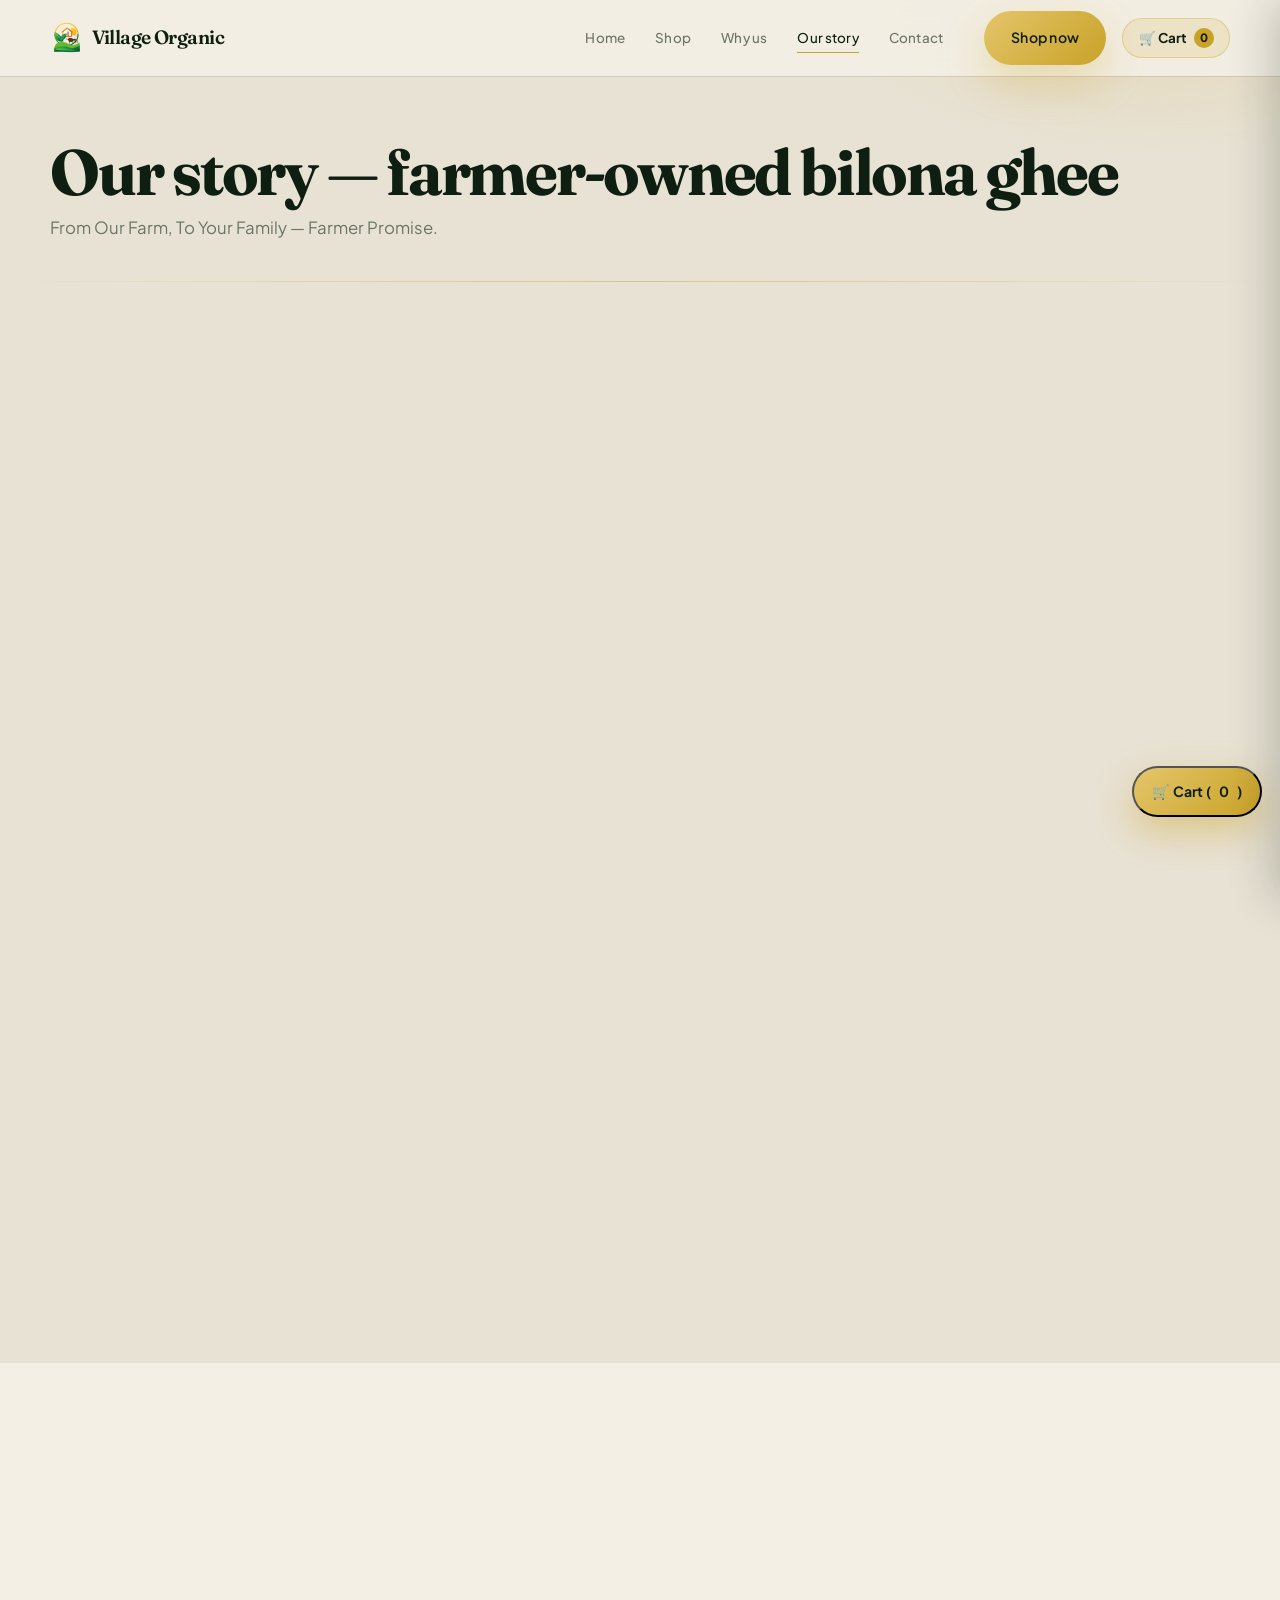
<file: story.html>
<!DOCTYPE html>
<html lang="en-IN">
<head>
  <meta charset="UTF-8" />
  <meta name="viewport" content="width=device-width, initial-scale=1.0" />
  <title>Our Story · Farmer-Owned Bilona Ghee from Akole | Village Organic</title>
  <meta name="description" content="Village Organic story — farmer-owned brand from Pimpaldari, Akole. Manufactured by Sitai Milk Products. From our farm to your family, no middlemen." />
  <meta name="keywords" content="Village Organic story, Sitai Milk Products, farmer owned dairy Akole, Pimpaldari ghee, farm to family ghee, Maharashtra organic dairy, bilona ghee brand" />
  <meta name="author" content="Village Organic" />
  <meta name="robots" content="index, follow, max-image-preview:large" />
  <meta name="theme-color" content="#0e1f12" />
  <link rel="canonical" href="https://www.villageorganicstore.com/story.html" />
  <link rel="manifest" href="site.webmanifest" />
  <link rel="icon" href="assets/images/logo-mark.png" type="image/png" />
  <link rel="apple-touch-icon" href="assets/images/logo-mark.png" />
  <meta property="og:type" content="website" />
  <meta property="og:locale" content="en_IN" />
  <meta property="og:site_name" content="Village Organic" />
  <meta property="og:url" content="https://www.villageorganicstore.com/story.html" />
  <meta property="og:title" content="Our Story · Village Organic Farmer Promise" />
  <meta property="og:description" content="From Our Farm, To Your Family — farmer-owned bilona ghee from Pimpaldari, Akole." />
  <meta property="og:image" content="https://www.villageorganicstore.com/assets/images/brand-sign.png" />
  <meta property="og:image:alt" content="Village Organic brand at the farm" />
  <meta name="twitter:card" content="summary_large_image" />
  <meta name="twitter:title" content="Our Story · Village Organic Farmer Promise" />
  <meta name="twitter:description" content="From Our Farm, To Your Family — farmer-owned bilona ghee from Akole." />
  <meta name="twitter:image" content="https://www.villageorganicstore.com/assets/images/brand-sign.png" />
  <link rel="preconnect" href="https://fonts.googleapis.com" />
  <link rel="preconnect" href="https://fonts.gstatic.com" crossorigin />
  <link href="https://fonts.googleapis.com/css2?family=Fraunces:opsz,wght@9..144,500;600;700&family=Plus+Jakarta+Sans:wght@400;500;600;700&display=swap" rel="stylesheet" />
  <link rel="stylesheet" href="assets/css/styles.css" />
  <script type="application/ld+json">
  {
    "@context": "https://schema.org",
    "@type": "AboutPage",
    "name": "Our Story · Village Organic",
    "url": "https://www.villageorganicstore.com/story.html",
    "description": "Farmer-owned bilona ghee brand manufactured by Sitai Milk Products in Pimpaldari, Akole, Maharashtra.",
    "mainEntity": {
      "@type": "Organization",
      "name": "Village Organic",
      "address": {
        "@type": "PostalAddress",
        "streetAddress": "At- Pimpaldari, Tal- Akole",
        "postalCode": "422610",
        "addressRegion": "Maharashtra",
        "addressCountry": "IN"
      }
    }
  }
  </script>
</head>
<body data-page="story">
  <a class="skip" href="#main">Skip to content</a>
  <header class="site-header" data-header>
    <div class="site-header__inner">
      <a class="logo" href="index.html"><img src="assets/images/logo.svg" width="36" height="36" alt="" />Village Organic</a>
      <nav class="nav" data-nav aria-label="Primary">
        <a href="index.html">Home</a>
        <a href="products.html">Shop</a>
        <a href="benefits.html">Why us</a>
        <a href="story.html">Our story</a>
        <a href="order.html">Contact</a>
      </nav>
      <a class="btn btn--gold header-cta" href="products.html">Shop now</a>
      <button class="menu-btn" type="button" aria-label="Open menu" aria-expanded="false" data-menu-btn><span></span></button>
    </div>
  </header>
  <nav class="mobile-nav" data-mobile-nav aria-label="Mobile">
    <a href="index.html">Home</a>
    <a href="products.html">Shop</a>
    <a href="benefits.html">Why us</a>
    <a href="story.html">Our story</a>
    <a href="order.html">Contact</a>
    <a class="btn" href="products.html">Shop now</a>
  </nav>

  <main id="main">
    <header class="page-hero">
      <div class="wrap" data-reveal>
        <h1>Our story — farmer-owned bilona ghee</h1>
        <p class="lead">From Our Farm, To Your Family — Farmer Promise.</p>
      </div>
    </header>

    <section class="section section--mist">
      <div class="wrap editorial">
        <div data-reveal="left">
          <header class="section__head">
            <p class="section__kicker">Our farm</p>
            <h2>Why Village Organic?</h2>
            <p>Village Organic is a farmer-owned brand. We manufacture and sell our own ghee directly — no middlemen — using the traditional method, so you get better pricing and guaranteed quality.</p>
          </header>
          <div class="stat-row">
            <div><strong>14,000+</strong><span>Happy customers</span></div>
            <div><strong>100%</strong><span>Farmer owned &amp; made</span></div>
            <div><strong>Zero</strong><span>Middlemen</span></div>
          </div>
        </div>
        <div class="editorial__media editorial__media--photo" data-reveal="right">
          <div class="editorial__frame" aria-hidden="true"></div>
          <img src="assets/images/brand-sign.png" alt="Village Organic brand sign at the farm" width="800" height="1000" loading="lazy" />
        </div>
      </div>
    </section>

    <section class="section">
      <div class="wrap" data-reveal>
        <header class="section__head">
          <h2>Manufacture &amp; address</h2>
        </header>
        <div class="cert-row">
          <article class="cert-card">
            <h3>Who we are</h3>
            <p>Manufactured by: Sitai Milk Products</p>
            <p>Marketed by: Village Organic</p>
          </article>
          <article class="cert-card">
            <h3>Address</h3>
            <p>Village Organic, At- Pimpaldari, Tal- Akole, Pin 422610, Maharashtra</p>
            <p>FSSAI Lic. No.: 21525033002764</p>
            <p>GSTIN: 27FIGPR7684E1ZM</p>
          </article>
        </div>
        <p style="margin-top:1.75rem"><a class="btn" href="order.html">Contact us</a></p>
      </div>
    </section>
  </main>

  <footer class="site-footer">
    <div class="wrap site-footer__grid">
      <div>
        <div class="brand">Village Organic</div>
        <p style="margin:.7rem 0 0;max-width:24rem">Manufactured by Sitai Milk Products · Marketed by Village Organic. At- Pimpaldari, Tal- Akole, Pin 422610, Maharashtra.</p>
        <p style="margin:.7rem 0 0;font-size:.85rem">FSSAI Lic. No. 21525033002764 · GSTIN: 27FIGPR7684E1ZM</p>
      </div>
      <div>
        <h4>Explore</h4>
        <a href="products.html">Shop</a>
        <a href="benefits.html">Why us</a>
        <a href="story.html">Our story</a>
        <a href="order.html">Contact</a>
      </div>
      <div>
        <h4>Contact</h4>
        <a href="tel:+917040800894">+91 70408 00894</a>
        <a href="mailto:villagefarmsecom@gmail.com">villagefarmsecom@gmail.com</a>
        <a href="https://www.instagram.com/village_organic_store/" target="_blank" rel="noopener noreferrer">@village_organic_store</a>
        <a href="https://www.villageorganicstore.com/" target="_blank" rel="noopener noreferrer">villageorganicstore.com</a>
      </div>
    </div>
    <div class="wrap site-footer__bottom">
      <span>© 2026 Village Organic. All rights reserved.</span>
      <span>Trusted by 14,000+ customers</span>
    </div>
  </footer>
  <script src="assets/js/main.js" defer></script>
</body>
</html>
</file>
<file: assets/css/styles.css>
/* Village Organic — luxury farm-to-family packaging UI */
:root {
  --forest: #0e1f12;
  --forest-mid: #16331c;
  --leaf: #2d5a36;
  --gold: #c9a227;
  --gold-bright: #e4c56a;
  --cream: #f3efe4;
  --mist: #e8e2d4;
  --ink: #101810;
  --muted: #6a7568;
  --line: rgba(14, 31, 18, 0.1);
  --glow: rgba(201, 162, 39, 0.35);
  --wrap: 1180px;
  --header-h: 4.75rem;
  --display: "Fraunces", "Times New Roman", serif;
  --sans: "Plus Jakarta Sans", system-ui, sans-serif;
  --ease: cubic-bezier(0.22, 1, 0.36, 1);
  --ease-out: cubic-bezier(0.16, 1, 0.3, 1);
  --radius: 1.35rem;
}

*, *::before, *::after { box-sizing: border-box; }
html {
  scroll-behavior: smooth;
  scroll-padding-top: calc(var(--header-h) + 1rem);
}
@media (prefers-reduced-motion: reduce) {
  html { scroll-behavior: auto; }
  *, *::before, *::after {
    animation: none !important;
    transition: none !important;
    scroll-behavior: auto !important;
  }
}

body {
  margin: 0;
  font-family: var(--sans);
  color: var(--ink);
  background:
    radial-gradient(ellipse 80% 50% at 10% 0%, rgba(201, 162, 39, 0.06), transparent 50%),
    radial-gradient(ellipse 60% 40% at 90% 20%, rgba(45, 90, 54, 0.05), transparent 45%),
    var(--cream);
  line-height: 1.65;
  overflow-x: clip;
  -webkit-font-smoothing: antialiased;
  text-rendering: optimizeLegibility;
}
/* Drop fixed SVG noise — it tanked scroll FPS */

img { max-width: 100%; height: auto; display: block; }
a { color: inherit; text-decoration: none; }
button, input, textarea, select { font: inherit; }
.skip {
  position: absolute; left: -999px; top: 0; z-index: 100;
  background: var(--gold); color: var(--forest); padding: 0.65rem 1rem; font-weight: 600;
}
.skip:focus { left: 0.75rem; top: 0.75rem; }

.wrap {
  width: min(100% - 2.75rem, var(--wrap));
  margin-inline: auto;
}

/* ——— Header ——— */
.site-header {
  position: fixed;
  inset: 0 0 auto;
  z-index: 50;
  height: var(--header-h);
  display: flex;
  align-items: center;
  background: transparent;
  transition: background 0.45s var(--ease), box-shadow 0.45s var(--ease), backdrop-filter 0.45s var(--ease);
}
.site-header.is-on,
.site-header.is-solid {
  background: rgba(243, 239, 228, 0.94);
  backdrop-filter: blur(12px);
  box-shadow: 0 1px 0 var(--line);
}
.site-header.is-hero-dark:not(.is-on) {
  color: var(--cream);
}
.site-header.is-hero-dark:not(.is-on) .logo { color: var(--cream); }
.site-header.is-hero-dark:not(.is-on) .nav a { color: rgba(243, 239, 228, 0.72); }
.site-header.is-hero-dark:not(.is-on) .nav a:hover,
.site-header.is-hero-dark:not(.is-on) .nav a.is-current { color: var(--gold-bright); }
.site-header.is-hero-dark:not(.is-on) .menu-btn {
  background: rgba(243, 239, 228, 0.12);
  color: var(--cream);
  border: 1px solid rgba(243, 239, 228, 0.25);
}

.site-header__inner {
  width: min(100% - 2rem, var(--wrap));
  margin-inline: auto;
  display: flex;
  align-items: center;
  gap: 1rem;
}
.logo {
  display: inline-flex;
  align-items: center;
  gap: 0.55rem;
  font-family: var(--display);
  font-weight: 600;
  font-size: 1.2rem;
  letter-spacing: -0.03em;
  color: var(--forest);
  transition: color 0.35s var(--ease);
}
.logo img {
  width: 2.05rem;
  height: 2.05rem;
  object-fit: contain;
  flex-shrink: 0;
}
.logo span { display: none; }
.nav { display: none; margin-left: auto; gap: 0.1rem; }
.nav a {
  position: relative;
  padding: 0.5rem 0.9rem;
  font-size: 0.84rem;
  font-weight: 500;
  letter-spacing: 0.01em;
  color: var(--muted);
  transition: color 0.3s var(--ease);
}
.nav a::after {
  content: "";
  position: absolute;
  left: 0.9rem;
  right: 0.9rem;
  bottom: 0.25rem;
  height: 1.5px;
  background: var(--gold);
  transform: scaleX(0);
  transform-origin: left;
  transition: transform 0.35s var(--ease);
}
.nav a:hover::after,
.nav a.is-current::after { transform: scaleX(1); }
.nav a:hover,
.nav a.is-current { color: var(--forest); }
.header-cta { display: none; margin-left: 0.65rem; }

.menu-btn {
  margin-left: auto;
  width: 2.85rem;
  height: 2.85rem;
  border: 0;
  border-radius: 50%;
  background: var(--forest);
  color: var(--cream);
  display: grid;
  place-items: center;
  cursor: pointer;
  position: relative;
  z-index: 60;
  transition: background 0.3s var(--ease), transform 0.3s var(--ease);
}
.menu-btn:hover { transform: scale(1.04); }
.menu-btn span,
.menu-btn span::before,
.menu-btn span::after {
  display: block;
  width: 1.05rem;
  height: 1.5px;
  background: currentColor;
  position: relative;
  transition: transform 0.35s var(--ease), top 0.35s var(--ease), background 0.2s;
}
.menu-btn span::before,
.menu-btn span::after { content: ""; position: absolute; left: 0; }
.menu-btn span::before { top: -5px; }
.menu-btn span::after { top: 5px; }
.menu-btn[aria-expanded="true"] span { background: transparent; }
.menu-btn[aria-expanded="true"] span::before { top: 0; transform: rotate(45deg); }
.menu-btn[aria-expanded="true"] span::after { top: 0; transform: rotate(-45deg); }

.mobile-nav {
  position: fixed;
  inset: 0;
  z-index: 45;
  background:
    radial-gradient(600px 400px at 80% 20%, rgba(201, 162, 39, 0.18), transparent 60%),
    var(--forest);
  color: var(--cream);
  padding: calc(var(--header-h) + 1.5rem) 1.75rem 2.5rem;
  display: flex;
  flex-direction: column;
  transform: translate3d(100%, 0, 0);
  transition: transform 0.5s var(--ease-out);
  pointer-events: none;
  visibility: hidden;
  overflow-y: auto;
}
.mobile-nav.is-open {
  transform: none;
  pointer-events: auto;
  visibility: visible;
}
.mobile-nav a {
  font-family: var(--display);
  font-size: clamp(1.85rem, 7vw, 2.4rem);
  font-weight: 500;
  padding: 0.85rem 0;
  border-bottom: 1px solid rgba(243, 239, 228, 0.12);
  opacity: 0;
  transform: translateX(24px);
  transition: opacity 0.45s var(--ease), transform 0.45s var(--ease);
}
.mobile-nav.is-open a {
  opacity: 1;
  transform: none;
}
.mobile-nav.is-open a:nth-child(1) { transition-delay: 0.05s; }
.mobile-nav.is-open a:nth-child(2) { transition-delay: 0.1s; }
.mobile-nav.is-open a:nth-child(3) { transition-delay: 0.15s; }
.mobile-nav.is-open a:nth-child(4) { transition-delay: 0.2s; }
.mobile-nav.is-open a:nth-child(5) { transition-delay: 0.25s; }
.mobile-nav.is-open a:nth-child(6) { transition-delay: 0.3s; }
.mobile-nav .btn {
  margin-top: 1.75rem;
  width: 100%;
  justify-content: center;
  text-align: center;
  font-size: 0.95rem;
  font-weight: 700;
  padding: 0.85rem 1.5rem;
  border-radius: var(--radius);
  background: linear-gradient(135deg, var(--gold-bright), var(--gold));
  color: var(--forest) !important;
  box-shadow: 0 16px 40px rgba(201, 162, 39, 0.35);
}
body.is-menu-open { overflow: hidden; }

@media (min-width: 900px) {
  .nav { display: flex; }
  .header-cta { display: inline-flex; }
  .menu-btn { display: none; }
}

/* ——— Buttons ——— */
.btn {
  display: inline-flex;
  align-items: center;
  justify-content: center;
  gap: 0.45rem;
  padding: 0.95rem 1.7rem;
  border: 0;
  border-radius: 999px;
  background: var(--forest);
  color: var(--cream);
  font-weight: 600;
  font-size: 0.88rem;
  letter-spacing: 0.02em;
  cursor: pointer;
  box-shadow: 0 18px 40px rgba(14, 31, 18, 0.22);
  transition: transform 0.4s var(--ease), box-shadow 0.4s var(--ease), background 0.35s var(--ease);
}
.btn:hover {
  transform: translateY(-3px);
  box-shadow: 0 22px 48px rgba(14, 31, 18, 0.28);
}
.btn--gold {
  position: relative;
  overflow: hidden;
  background: linear-gradient(135deg, var(--gold-bright), var(--gold));
  color: var(--forest);
  box-shadow: 0 18px 40px rgba(201, 162, 39, 0.28);
}
.btn--gold::after {
  content: "";
  position: absolute;
  inset: 0;
  background: linear-gradient(105deg, transparent 40%, rgba(255, 255, 255, 0.35) 50%, transparent 60%);
  transform: translateX(-120%);
  animation: gheeShimmer 4.5s var(--ease) 1.2s infinite;
  pointer-events: none;
}
@keyframes gheeShimmer {
  0%, 70% { transform: translateX(-120%); }
  100% { transform: translateX(120%); }
}
.btn--ghost {
  background: transparent;
  color: inherit;
  border: 1.5px solid currentColor;
  box-shadow: none;
  opacity: 0.92;
}
.btn--ghost:hover { background: rgba(255, 255, 255, 0.06); }
.hero .btn--ghost { color: var(--cream); border-color: rgba(243, 239, 228, 0.35); }
.btn--line {
  background: transparent;
  color: var(--forest);
  border: 1.5px solid rgba(14, 31, 18, 0.18);
  box-shadow: none;
}

/* ——— Hero (full-bleed farm lineup) ——— */
.hero {
  position: relative;
  min-height: 100svh;
  display: grid;
  align-items: stretch;
  padding: 0;
  color: var(--cream);
  overflow: clip;
  background: #0a140c;
}
.hero__bg {
  position: absolute;
  inset: 0;
  width: 100%;
  height: 100%;
  object-fit: cover;
  object-position: center 78%;
  transform: scale(1.06) translate3d(0, var(--hero-parallax, 0px), 0);
  transform-origin: center 70%;
  will-change: transform;
  animation: heroDrift 16s var(--ease) both;
}
@keyframes heroDrift {
  from { transform: scale(1.12) translate3d(0, calc(var(--hero-parallax, 0px) - 10px), 0); }
  to { transform: scale(1.06) translate3d(0, var(--hero-parallax, 0px), 0); }
}
.hero__scrim {
  position: absolute;
  inset: 0;
  background:
    linear-gradient(180deg, rgba(6, 14, 9, 0.58) 0%, rgba(6, 14, 9, 0.22) 34%, transparent 52%),
    linear-gradient(0deg, rgba(6, 14, 9, 0.55) 0%, transparent 26%);
  pointer-events: none;
}
.hero__atmosphere {
  position: absolute;
  inset: 0;
  background:
    radial-gradient(ellipse 70% 55% at 72% 42%, rgba(201, 162, 39, 0.22), transparent 55%),
    radial-gradient(ellipse 50% 40% at 18% 80%, rgba(45, 90, 54, 0.45), transparent 50%),
    linear-gradient(160deg, #0a160d 0%, var(--forest) 40%, #1a3a22 100%);
  animation: atmosphereShift 14s var(--ease) infinite alternate;
}
.hero__atmosphere::after {
  content: "";
  position: absolute;
  inset: 0;
  background:
    linear-gradient(90deg, rgba(10, 22, 13, 0.55) 0%, transparent 48%),
    linear-gradient(0deg, rgba(10, 22, 13, 0.5) 0%, transparent 35%);
  pointer-events: none;
}
@keyframes atmosphereShift {
  to {
    filter: hue-rotate(-6deg) brightness(1.05);
  }
}

.hero__stage {
  position: relative;
  z-index: 1;
  display: grid;
  gap: 1.5rem;
  align-items: end;
  min-height: 100svh;
  padding: calc(var(--header-h) + 1.5rem) 0 3.5rem;
  box-sizing: border-box;
}
.hero--photo .hero__stage {
  align-content: start;
  align-items: center;
  justify-items: center;
  text-align: center;
  padding-top: calc(var(--header-h) + clamp(1.25rem, 5vh, 3.25rem));
  /* Reserve lower half for product lineup */
  padding-bottom: clamp(38%, 42vh, 48%);
}
.hero__copy {
  max-width: min(100%, 56rem);
  width: 100%;
  margin-inline: auto;
  display: flex;
  flex-direction: column;
  align-items: center;
  text-align: center;
}
.hero__copy .hero__eyebrow {
  animation: riseGhee 0.9s var(--ease) both;
}
.hero__copy h1 {
  animation: riseGhee 1s var(--ease) 0.08s both;
}
.hero__copy .hero__lede {
  animation: riseGhee 1.05s var(--ease) 0.16s both;
}
.hero__copy .hero__actions {
  animation: riseGhee 1.1s var(--ease) 0.24s both;
}
@keyframes riseGhee {
  from {
    opacity: 0;
    transform: translate3d(0, 28px, 0);
  }
  to {
    opacity: 1;
    transform: none;
  }
}
@media (min-width: 960px) {
  .hero__stage:not(.hero__stage--copy) {
    grid-template-columns: 1.05fr 0.95fr;
    align-items: center;
    padding-bottom: 4rem;
  }
  .hero--photo .hero__stage {
    grid-template-columns: 1fr;
    max-width: none;
    width: min(100% - 2.75rem, var(--wrap));
    margin-inline: auto;
    padding-left: 0;
    padding-right: 0;
    justify-items: center;
  }
  .hero__copy {
    max-width: min(100%, 56rem);
    align-items: center;
  }
}

.hero__eyebrow {
  margin: 0 0 0.85rem;
  font-size: 0.68rem;
  font-weight: 600;
  letter-spacing: 0.2em;
  text-transform: uppercase;
  color: var(--gold-bright);
  text-shadow: 0 2px 16px rgba(0, 0, 0, 0.55);
}
.hero h1 {
  margin: 0 auto 0.75rem;
  font-family: var(--display);
  font-weight: 600;
  font-size: clamp(1.85rem, 4.8vw, 4.25rem);
  line-height: 1.05;
  letter-spacing: -0.04em;
  width: max-content;
  max-width: calc(100vw - 2rem);
  white-space: nowrap;
  text-align: center;
  text-shadow: 0 8px 28px rgba(0, 0, 0, 0.55);
}
.hero__lede {
  margin: 0 auto 1.35rem;
  max-width: 26rem;
  font-size: 1.02rem;
  line-height: 1.5;
  color: rgba(243, 239, 228, 0.92);
  text-shadow: 0 4px 18px rgba(0, 0, 0, 0.5);
  text-align: center;
}
.hero__actions {
  display: flex;
  flex-wrap: wrap;
  gap: 0.75rem;
  justify-content: center;
  align-items: center;
}
@media (max-width: 480px) {
  .hero__actions {
    width: 100%;
    flex-direction: column;
  }
  .hero__actions .btn {
    width: 100%;
    justify-content: center;
  }
}

.hero__visual {
  position: relative;
  display: grid;
  place-items: center;
  min-height: 20rem;
  perspective: 900px;
}
.hero__ring {
  position: absolute;
  width: min(88%, 28rem);
  aspect-ratio: 1;
  border-radius: 50%;
  border: 1px solid rgba(228, 197, 106, 0.22);
  animation: ringPulse 6s var(--ease) infinite;
}
.hero__ring--2 {
  width: min(70%, 22rem);
  animation-delay: -2s;
  border-color: rgba(228, 197, 106, 0.12);
}
@keyframes ringPulse {
  0%, 100% { transform: scale(1); opacity: 0.7; }
  50% { transform: scale(1.04); opacity: 1; }
}
.hero__visual img {
  position: relative;
  z-index: 1;
  width: min(100%, 28rem);
  filter: drop-shadow(0 40px 60px rgba(0, 0, 0, 0.45));
  transform-style: preserve-3d;
  transition: transform 0.5s var(--ease-out);
  will-change: transform;
}
@media (prefers-reduced-motion: no-preference) {
  .hero__visual img.is-float {
    animation: floatLux 7s var(--ease) infinite alternate;
  }
}
@keyframes floatLux {
  from { transform: translateY(0) rotate(-1deg); }
  to { transform: translateY(-18px) rotate(1.5deg); }
}

/* Proof band — below first viewport */
.proof-band {
  position: relative;
  z-index: 2;
  margin-top: -1px;
  background: var(--forest-mid);
  border-top: 1px solid rgba(228, 197, 106, 0.15);
  color: var(--cream);
  padding: 1.75rem 0;
}
.proof-band__grid {
  display: grid;
  gap: 1.25rem;
  grid-template-columns: 1fr;
}
@media (min-width: 720px) {
  .proof-band__grid { grid-template-columns: repeat(3, 1fr); gap: 2rem; }
}
.proof-band strong {
  display: block;
  font-family: var(--display);
  font-size: clamp(1.85rem, 3vw, 2.35rem);
  font-weight: 600;
  color: var(--gold-bright);
  line-height: 1;
  margin-bottom: 0.35rem;
}
.proof-band span {
  font-size: 0.82rem;
  color: rgba(243, 239, 228, 0.65);
  letter-spacing: 0.02em;
}

.stat-row {
  display: grid;
  gap: 1.15rem;
  margin-top: 1.75rem;
  padding-top: 1.5rem;
  border-top: 1px solid var(--line);
  grid-template-columns: 1fr;
  max-width: 32rem;
}
@media (min-width: 560px) {
  .stat-row { grid-template-columns: repeat(3, minmax(0, 1fr)); }
}
.stat-row strong {
  display: block;
  font-family: var(--display);
  font-size: 1.65rem;
  color: var(--forest);
  line-height: 1.1;
}
.stat-row span { font-size: 0.78rem; color: var(--muted); }

/* Marquee */
.marquee {
  overflow: hidden;
  background: var(--gold);
  color: var(--forest);
  padding: 0.85rem 0;
  border-block: 1px solid rgba(14, 31, 18, 0.08);
}
.marquee__track {
  display: flex;
  gap: 2.5rem;
  width: max-content;
  animation: marquee 38s linear infinite;
  font-size: 0.78rem;
  font-weight: 650;
  letter-spacing: 0.14em;
  text-transform: uppercase;
}
.marquee__track span { white-space: nowrap; }
.marquee__track span::before {
  content: "◆";
  margin-right: 2.5rem;
  opacity: 0.55;
  font-size: 0.55rem;
  vertical-align: middle;
}
@keyframes marquee {
  to { transform: translateX(-50%); }
}

/* Sections */
.section {
  padding: clamp(2.75rem, 5vh, 4rem) 0;
  content-visibility: auto;
  contain-intrinsic-size: 800px;
}
.section--mist { background: var(--mist); }
.section--paper { background: var(--mist); }
.section--deep {
  background: var(--forest);
  color: var(--cream);
}
.section__head { max-width: 38rem; margin: 0 0 2.5rem; }
.section__head.center { margin-inline: auto; text-align: center; }
.section__kicker {
  margin: 0 0 0.75rem;
  font-size: 0.72rem;
  font-weight: 650;
  letter-spacing: 0.18em;
  text-transform: uppercase;
  color: var(--gold);
}
.section__head h2 {
  margin: 0 0 0.75rem;
  font-family: var(--display);
  font-size: clamp(2.15rem, 4.5vw, 3.25rem);
  line-height: 1.05;
  letter-spacing: -0.03em;
  color: var(--forest);
}
.section--deep .section__head h2 { color: var(--cream); }
.section__head p {
  margin: 0;
  color: var(--muted);
  font-size: 1.02rem;
}
.section--deep .section__head p { color: rgba(243, 239, 228, 0.7); }

.editorial {
  display: grid;
  gap: 2.5rem;
  align-items: center;
}
@media (min-width: 880px) {
  .editorial { grid-template-columns: 1.05fr 0.95fr; gap: 4rem; }
}
.editorial__media {
  position: relative;
  border-radius: calc(var(--radius) + 0.4rem);
  overflow: hidden;
  background: linear-gradient(155deg, #d9cfb0, #c4b484);
  aspect-ratio: 1 / 1.05;
  box-shadow: 0 40px 80px rgba(14, 31, 18, 0.14);
}
.editorial__media img {
  width: 100%;
  height: 100%;
  object-fit: cover;
}
.editorial__media--contain img {
  object-fit: cover;
  padding: 0;
  mix-blend-mode: normal;
}
.editorial__media--photo {
  aspect-ratio: 4 / 5;
  background: var(--forest);
}
.editorial__media--photo img {
  object-fit: cover;
  padding: 0;
  mix-blend-mode: normal;
}
.editorial__frame {
  position: absolute;
  inset: 1rem;
  border: 1px solid rgba(255, 255, 255, 0.35);
  border-radius: var(--radius);
  pointer-events: none;
}

.markets {
  display: flex;
  flex-wrap: wrap;
  gap: 0.55rem;
  margin-top: 1.5rem;
}
.markets span,
.markets a,
.contact-card .markets a {
  display: inline-flex;
  align-items: center;
  justify-content: center;
  padding: 0.55rem 1.15rem;
  border-radius: 999px;
  border: 1px solid rgba(14, 31, 18, 0.18);
  background: var(--cream, #f4efe4);
  font-size: 0.8rem;
  font-weight: 700;
  letter-spacing: 0.03em;
  color: var(--forest, #0e1f12);
  text-decoration: none;
  border-bottom: 1px solid rgba(14, 31, 18, 0.18);
  box-shadow: 0 1px 0 rgba(255, 255, 255, 0.65) inset;
  transition: background 0.25s var(--ease, ease), border-color 0.25s, color 0.25s, transform 0.25s, box-shadow 0.25s;
}
.markets a:hover,
.contact-card .markets a:hover {
  background: rgba(201, 162, 39, 0.18);
  border-color: rgba(201, 162, 39, 0.65);
  color: var(--forest, #0e1f12);
  padding-left: 1.15rem;
  transform: translateY(-2px);
  box-shadow: 0 6px 16px rgba(14, 31, 18, 0.08);
}
.contact-card .markets {
  margin-top: 1.15rem;
  padding-top: 1rem;
  border-top: 1px solid var(--line);
}
.contact-card .markets::before {
  content: 'Also available on';
  flex: 0 0 100%;
  margin: 0 0 0.15rem;
  font-size: 0.72rem;
  font-weight: 700;
  letter-spacing: 0.08em;
  text-transform: uppercase;
  color: var(--muted);
}

/* Featured product spotlight */
.spotlight {
  display: grid;
  gap: 2rem;
  align-items: center;
  padding: 1.5rem;
  border-radius: calc(var(--radius) + 0.5rem);
  background:
    radial-gradient(500px 280px at 80% 20%, rgba(201, 162, 39, 0.2), transparent 55%),
    var(--forest);
  color: var(--cream);
  margin-bottom: 2.5rem;
  overflow: hidden;
}
@media (min-width: 860px) {
  .spotlight {
    grid-template-columns: 0.9fr 1.1fr;
    padding: 2.5rem 2.75rem;
    gap: 2.5rem;
  }
}
.spotlight__media {
  display: grid;
  place-items: stretch;
  min-height: 16rem;
  border-radius: var(--radius);
  overflow: hidden;
  background: rgba(0, 0, 0, 0.2);
  aspect-ratio: 4 / 5;
  max-width: 22rem;
  margin-inline: auto;
}
.spotlight__media img {
  width: 100%;
  height: 100%;
  min-height: 0;
  object-fit: cover;
  object-position: center 46%;
  filter: none;
  animation: none;
}
.spotlight__tag {
  display: inline-block;
  margin: 0 0 0.85rem;
  padding: 0.35rem 0.75rem;
  background: #7a1f2b;
  color: #fff;
  font-size: 0.65rem;
  font-weight: 700;
  letter-spacing: 0.12em;
  text-transform: uppercase;
  border-radius: 0.25rem;
}
.spotlight h3 {
  margin: 0 0 0.4rem;
  font-family: var(--display);
  font-size: clamp(1.9rem, 3vw, 2.6rem);
  letter-spacing: -0.02em;
}
.spotlight .price {
  margin: 0.85rem 0 1.25rem;
  font-family: var(--display);
  font-size: 1.85rem;
  color: var(--gold-bright);
}
.spotlight p { margin: 0; color: rgba(243, 239, 228, 0.7); }

/* Product grid */
.product-grid {
  display: grid;
  gap: 0.85rem;
  grid-template-columns: repeat(2, 1fr);
}
@media (min-width: 640px) {
  .product-grid { gap: 1.15rem; grid-template-columns: repeat(2, 1fr); }
}
@media (min-width: 1000px) {
  .product-grid { grid-template-columns: repeat(3, 1fr); }
}
/* Same shelf as Pure Cow — equal card width (4-up on desktop) */
.product-grid.product-grid--4 {
  grid-template-columns: repeat(2, 1fr);
  gap: 0.85rem;
}
@media (min-width: 700px) {
  .product-grid.product-grid--4 { gap: 1.15rem; grid-template-columns: repeat(2, minmax(0, 1fr)); }
}
@media (min-width: 1100px) {
  .product-grid.product-grid--4 { grid-template-columns: repeat(4, minmax(0, 1fr)); }
  /* 2 SKUs (Desi / A2): each card spans 2 cols so the row fills like Pure */
  .product-grid.product-grid--4:has(> .product:last-child:nth-child(2)) > .product {
    grid-column: span 2;
  }
}

.product {
  position: relative;
  display: flex;
  flex-direction: column;
  background: rgba(255, 255, 255, 0.55);
  border: 1px solid rgba(14, 31, 18, 0.06);
  border-radius: var(--radius);
  overflow: hidden;
  text-align: left;
  transition: transform 0.5s var(--ease), box-shadow 0.5s var(--ease), border-color 0.4s;
}
.product:hover {
  transform: translateY(-10px);
  box-shadow: 0 32px 64px rgba(14, 31, 18, 0.12);
  border-color: rgba(201, 162, 39, 0.35);
}
@media (max-width: 699px) {
  .product:hover {
    transform: translateY(-4px);
    box-shadow: 0 16px 32px rgba(14, 31, 18, 0.1);
  }
}
.product__media {
  position: relative;
  aspect-ratio: 4 / 5;
  display: grid;
  place-items: stretch;
  padding: 0;
  overflow: hidden;
  flex-shrink: 0;
  background: linear-gradient(165deg, #ebe3cb, #d4c69a);
}
.product__media img {
  width: 100%;
  height: 100%;
  object-fit: cover;
  object-position: center 46%;
  transition: transform 0.7s var(--ease);
}
.product:hover .product__media img { transform: scale(1.045); }
.product__body {
  display: flex;
  flex-direction: column;
  flex: 1;
  padding: 0.85rem;
}
@media (min-width: 640px) {
  .product__body {
    padding: 1.15rem 1.25rem 1.35rem;
  }
}
.badge {
  position: absolute;
  top: 0.6rem;
  left: 0.6rem;
  z-index: 2;
  padding: 0.28rem 0.55rem;
  background: #7a1f2b;
  color: #fff;
  font-size: 0.58rem;
  font-weight: 700;
  letter-spacing: 0.08em;
  text-transform: uppercase;
  border-radius: 0.25rem;
}
@media (min-width: 640px) {
  .badge {
    top: 0.9rem;
    left: 0.9rem;
    padding: 0.38rem 0.7rem;
    font-size: 0.62rem;
  }
}
.product__body h3 {
  margin: 0 0 0.2rem;
  font-family: var(--display);
  font-size: clamp(0.95rem, 0.88rem + 0.3vw, 1.25rem);
  letter-spacing: -0.02em;
  color: var(--forest);
  line-height: 1.2;
}
.product__meta {
  margin: 0;
  color: var(--muted);
  font-size: clamp(0.78rem, 0.74rem + 0.15vw, 0.86rem);
  display: -webkit-box;
  -webkit-line-clamp: 2;
  -webkit-box-orient: vertical;
  overflow: hidden;
}
.price {
  margin: 0.65rem 0 0.9rem;
  font-family: var(--display);
  font-size: clamp(0.98rem, 0.92rem + 0.3vw, 1.35rem);
  font-weight: 600;
  color: var(--forest);
}
.product__body .price { margin-top: auto; }
.product .btn { width: 100%; padding: 0.65rem 0.85rem; font-size: 0.82rem; }
@media (min-width: 640px) {
  .product .btn { padding: 0.8rem 1rem; font-size: 0.88rem; }
}
.badge--gold {
  background: linear-gradient(135deg, var(--gold-bright), var(--gold));
  color: var(--forest);
}
.catalogue-note {
  margin: 2rem 0 0;
  text-align: center;
  color: var(--muted);
  font-size: 0.9rem;
}

/* Trust — editorial list */
.trust-grid {
  display: grid;
  gap: 0;
  border-top: 1px solid rgba(243, 239, 228, 0.12);
}
@media (min-width: 760px) {
  .trust-grid { grid-template-columns: 1fr 1fr; }
}
.trust-grid article {
  display: flex;
  align-items: center;
  gap: 1rem;
  padding: 1.15rem 0.25rem;
  border-bottom: 1px solid rgba(243, 239, 228, 0.12);
  transition: background 0.35s var(--ease), padding-left 0.35s var(--ease);
}
@media (min-width: 760px) {
  .trust-grid article:nth-child(odd) { padding-right: 1.5rem; }
  .trust-grid article:nth-child(even) { padding-left: 1.5rem; }
}
.trust-grid article:hover {
  background: rgba(255, 255, 255, 0.03);
  padding-left: 0.65rem;
}
.trust-grid article::before {
  content: "";
  width: 0.45rem;
  height: 0.45rem;
  border-radius: 50%;
  background: var(--gold);
  box-shadow: 0 0 0 4px rgba(201, 162, 39, 0.15);
  flex-shrink: 0;
}
.trust-grid span {
  font-size: 0.95rem;
  font-weight: 500;
  line-height: 1.35;
}

.cert-row {
  display: grid;
  gap: 1.15rem;
}
@media (min-width: 700px) {
  .cert-row { grid-template-columns: 1fr 1fr; }
}
.cert-card {
  position: relative;
  padding: 1.75rem;
  border-radius: var(--radius);
  background: rgba(255, 255, 255, 0.55);
  border: 1px solid var(--line);
  overflow: hidden;
}
.cert-card::before {
  content: "";
  position: absolute;
  top: 0;
  left: 0;
  width: 3px;
  height: 100%;
  background: linear-gradient(180deg, var(--gold-bright), var(--gold));
}
.cert-card h3 {
  margin: 0 0 0.75rem;
  font-family: var(--display);
  font-size: 1.4rem;
  color: var(--forest);
}
.cert-card p,
.cert-card li {
  color: var(--muted);
  margin: 0.35rem 0;
}
.cert-card ul { margin: 0; padding: 0; list-style: none; }

/* Inner pages */
.page-hero {
  position: relative;
  padding: calc(var(--header-h) + 4rem) 0 2.5rem;
  background:
    radial-gradient(600px 280px at 90% 0%, rgba(201, 162, 39, 0.16), transparent 55%),
    var(--mist);
  overflow: clip;
}
.page-hero::after {
  content: "";
  position: absolute;
  left: 0;
  right: 0;
  bottom: 0;
  height: 1px;
  background: linear-gradient(90deg, transparent, var(--gold), transparent);
  opacity: 0.45;
}
.page-hero h1 {
  margin: 0 0 0.65rem;
  font-family: var(--display);
  font-size: clamp(2.6rem, 6vw, 4rem);
  letter-spacing: -0.035em;
  color: var(--forest);
  line-height: 1;
}
.page-hero .lead {
  margin: 0;
  max-width: 34rem;
  color: var(--muted);
  font-size: 1.05rem;
}

.contact-layout {
  display: grid;
  gap: 1.25rem;
}
@media (min-width: 860px) {
  .contact-layout { grid-template-columns: 0.95fr 1.05fr; gap: 1.5rem; }
}
.contact-card,
.form-card {
  background: rgba(255, 255, 255, 0.65);
  border: 1px solid var(--line);
  border-radius: calc(var(--radius) + 0.15rem);
  padding: 1.75rem;
  box-shadow: 0 24px 60px rgba(14, 31, 18, 0.06);
}
.contact-card h2,
.form-card h2 {
  margin: 0 0 1rem;
  font-family: var(--display);
  font-size: 1.75rem;
  color: var(--forest);
}
.contact-card a {
  display: block;
  padding: 0.45rem 0;
  font-weight: 550;
  color: var(--forest);
  border-bottom: 1px solid var(--line);
  transition: color 0.3s, padding-left 0.3s;
}
.contact-card a:hover {
  color: var(--leaf);
  padding-left: 0.35rem;
}
.contact-card p { color: var(--muted); font-size: 0.92rem; }
.form-grid { display: grid; gap: 0.9rem; }
@media (min-width: 600px) {
  .form-grid { grid-template-columns: 1fr 1fr; }
  .form-grid .full { grid-column: 1 / -1; }
}
.form-grid label {
  display: grid;
  gap: 0.4rem;
  font-size: 0.8rem;
  font-weight: 600;
  letter-spacing: 0.04em;
  text-transform: uppercase;
  color: var(--muted);
}
.form-grid input,
.form-grid select,
.form-grid textarea {
  width: 100%;
  padding: 0.9rem 1.1rem;
  border: 1px solid var(--line);
  border-radius: 999px;
  background: var(--cream);
  color: var(--ink);
  transition: border-color 0.3s, box-shadow 0.3s;
}
.form-grid textarea { border-radius: 1.1rem; resize: vertical; }
.form-grid input:focus,
.form-grid select:focus,
.form-grid textarea:focus {
  outline: none;
  border-color: rgba(201, 162, 39, 0.55);
  box-shadow: 0 0 0 4px rgba(201, 162, 39, 0.12);
}
.form-note { margin: 0.85rem 0 0; color: var(--leaf); font-size: 0.9rem; }

/* Inquiry vs Order toggle */
.form-intent {
  margin: 0;
  padding: 0;
  border: 0;
  min-width: 0;
}
.form-intent legend {
  margin: 0 0 0.45rem;
  font-size: 0.8rem;
  font-weight: 600;
  letter-spacing: 0.04em;
  text-transform: uppercase;
  color: var(--muted);
}
.form-intent__opts {
  display: grid;
  grid-template-columns: 1fr 1fr;
  gap: 0.55rem;
}
.form-intent__opt {
  display: flex !important;
  align-items: center;
  justify-content: center;
  gap: 0.45rem;
  margin: 0;
  padding: 0.75rem 0.85rem;
  border: 1px solid var(--line);
  border-radius: 999px;
  background: var(--cream);
  cursor: pointer;
  text-transform: none;
  letter-spacing: 0;
  font-size: 0.88rem;
  font-weight: 600;
  color: var(--ink);
  transition: border-color 0.2s, background 0.2s, box-shadow 0.2s;
}
.form-intent__opt input {
  width: auto;
  margin: 0;
  padding: 0;
  accent-color: var(--leaf, #2f5d3a);
}
.form-intent__opt:has(input:checked) {
  border-color: rgba(201, 162, 39, 0.65);
  background: rgba(201, 162, 39, 0.12);
  box-shadow: 0 0 0 3px rgba(201, 162, 39, 0.1);
}
/* Author display:grid on labels overrides native [hidden] — force hide product when inquiry */
.form-grid [data-product-field][hidden] {
  display: none !important;
}

/* ——— FAQ Accordion UI ——— */
.faq {
  display: grid;
  gap: 0.85rem;
  max-width: 52rem;
  margin-inline: auto;
}

.faq details {
  background: rgba(255, 255, 255, 0.65);
  border: 1px solid var(--line);
  border-radius: var(--radius);
  overflow: hidden;
  transition: background 0.35s var(--ease), border-color 0.35s var(--ease), box-shadow 0.35s var(--ease);
}

.faq details[open] {
  background: #ffffff;
  border-color: rgba(201, 162, 39, 0.45);
  box-shadow: 0 16px 40px rgba(14, 31, 18, 0.08);
}

.faq summary {
  padding: 1.1rem 1.25rem;
  font-family: var(--sans);
  font-size: clamp(0.95rem, 0.9rem + 0.25vw, 1.12rem);
  font-weight: 600;
  color: var(--forest);
  cursor: pointer;
  list-style: none;
  display: flex;
  align-items: center;
  justify-content: space-between;
  gap: 1rem;
  user-select: none;
  transition: color 0.25s var(--ease);
}

.faq summary::-webkit-details-marker {
  display: none;
}

.faq summary::after {
  content: "+";
  font-family: var(--sans);
  font-size: 1.35rem;
  font-weight: 400;
  color: var(--gold);
  line-height: 1;
  transition: transform 0.35s var(--ease), color 0.25s;
  flex-shrink: 0;
}

.faq details[open] summary::after {
  content: "−";
  transform: rotate(180deg);
  color: var(--forest);
}

.faq summary:hover {
  color: var(--leaf);
}

.faq details p {
  margin: 0;
  padding: 0.85rem 1.25rem 1.25rem;
  color: var(--muted);
  font-size: clamp(0.86rem, 0.82rem + 0.15vw, 0.95rem);
  line-height: 1.6;
  border-top: 1px dashed rgba(14, 31, 18, 0.08);
}

.faq details p a {
  color: var(--leaf);
  font-weight: 600;
  text-decoration: underline;
  text-underline-offset: 3px;
}


.cta-band {
  position: relative;
  padding: 5rem 0;
  background:
    radial-gradient(500px 260px at 50% 0%, rgba(201, 162, 39, 0.25), transparent 60%),
    var(--forest);
  color: var(--cream);
  text-align: center;
  overflow: clip;
}
.cta-band h2 {
  margin: 0 0 0.65rem;
  font-family: var(--display);
  font-size: clamp(2rem, 4.5vw, 3rem);
  letter-spacing: -0.03em;
}
.cta-band p {
  margin: 0 0 1.5rem;
  color: rgba(243, 239, 228, 0.72);
}

.site-footer {
  background: #08140b;
  color: rgba(243, 239, 228, 0.7);
  padding: 4rem 0 1.75rem;
}
.site-footer__grid {
  display: grid;
  gap: 2rem;
  margin-bottom: 2rem;
}
@media (min-width: 800px) {
  .site-footer__grid { grid-template-columns: 1.5fr 1fr 1fr; }
}
.site-footer .brand {
  font-family: var(--display);
  font-size: 1.6rem;
  font-weight: 600;
  color: #fff;
  letter-spacing: -0.02em;
}
.site-footer h4 {
  margin: 0 0 0.85rem;
  color: var(--gold-bright);
  font-size: 0.7rem;
  letter-spacing: 0.16em;
  text-transform: uppercase;
}
.site-footer a {
  display: block;
  padding: 0.3rem 0;
  transition: color 0.3s, transform 0.3s;
}
.site-footer a:hover {
  color: var(--gold-bright);
  transform: translateX(3px);
}
.site-footer__bottom {
  display: flex;
  flex-wrap: wrap;
  gap: 0.75rem 1.25rem;
  justify-content: space-between;
  padding-top: 1.35rem;
  border-top: 1px solid rgba(255, 255, 255, 0.08);
  font-size: 0.8rem;
}

.float-wa {
  position: fixed;
  right: 1.1rem;
  bottom: 1.1rem;
  z-index: 35;
  width: 3.5rem;
  height: 3.5rem;
  border-radius: 50%;
  background: #25d366;
  color: #fff;
  display: grid;
  place-items: center;
  box-shadow: 0 14px 36px rgba(37, 211, 102, 0.4);
  transition: transform 0.35s var(--ease);
  animation: waPulse 2.8s ease-out infinite;
}
.float-wa:hover { transform: scale(1.08) rotate(-6deg); }
.float-wa svg { width: 1.55rem; height: 1.55rem; }
@keyframes waPulse {
  0% { box-shadow: 0 14px 36px rgba(37, 211, 102, 0.4), 0 0 0 0 rgba(37, 211, 102, 0.35); }
  70% { box-shadow: 0 14px 36px rgba(37, 211, 102, 0.4), 0 0 0 14px rgba(37, 211, 102, 0); }
  100% { box-shadow: 0 14px 36px rgba(37, 211, 102, 0.4), 0 0 0 0 rgba(37, 211, 102, 0); }
}

/* Motion — Amari-style rise + product warmth */
[data-reveal] {
  opacity: 0;
  transform: translate3d(0, 22px, 0);
  transition:
    opacity 0.85s var(--ease-out) var(--delay, 0ms),
    transform 0.85s var(--ease-out) var(--delay, 0ms);
}
[data-reveal].is-in {
  opacity: 1;
  transform: none;
}
[data-reveal="left"] { transform: translate3d(-28px, 12px, 0); }
[data-reveal="right"] { transform: translate3d(28px, 12px, 0); }
[data-reveal="left"].is-in,
[data-reveal="right"].is-in { transform: none; }

[data-reveal-stagger] > * {
  opacity: 0;
  transform: translate3d(0, 18px, 0) scale(0.98);
  transition:
    opacity 0.7s var(--ease-out),
    transform 0.7s var(--ease-out);
}
[data-reveal-stagger].is-in > *:nth-child(1) { transition-delay: 0.05s; }
[data-reveal-stagger].is-in > *:nth-child(2) { transition-delay: 0.1s; }
[data-reveal-stagger].is-in > *:nth-child(3) { transition-delay: 0.15s; }
[data-reveal-stagger].is-in > *:nth-child(4) { transition-delay: 0.2s; }
[data-reveal-stagger].is-in > *:nth-child(5) { transition-delay: 0.25s; }
[data-reveal-stagger].is-in > *:nth-child(6) { transition-delay: 0.3s; }
[data-reveal-stagger].is-in > *:nth-child(7) { transition-delay: 0.35s; }
[data-reveal-stagger].is-in > *:nth-child(8) { transition-delay: 0.4s; }
[data-reveal-stagger].is-in > *:nth-child(n + 9) { transition-delay: 0.45s; }
[data-reveal-stagger].is-in > * {
  opacity: 1;
  transform: none;
}

@media (prefers-reduced-motion: reduce) {
  [data-reveal],
  [data-reveal-stagger] > * { opacity: 1; transform: none; }
  .marquee__track { animation: none; }
  .hero__visual img.is-float,
  .spotlight__media img { animation: none; }
  .hero__bg { animation: none; transform: none; will-change: auto; }
  .hero__copy .hero__eyebrow,
  .hero__copy h1,
  .hero__copy .hero__lede,
  .hero__copy .hero__actions { animation: none; }
  .btn--gold::after,
  .float-wa { animation: none; }
}

/* ——— Responsive: tablet & mobile ——— */
@media (max-width: 899px) {
  :root { --header-h: 4.35rem; }

  .wrap {
    width: min(100% - 1.75rem, var(--wrap));
  }

  .logo {
    font-size: 1.05rem;
    gap: 0.4rem;
    max-width: calc(100vw - 5.75rem);
    overflow: hidden;
    white-space: nowrap;
    text-overflow: ellipsis;
  }
  .logo img {
    width: 1.85rem;
    height: 1.85rem;
  }

  .hero {
    min-height: 100svh;
  }
  .hero__bg {
    object-position: center 85%;
  }
  .hero__scrim {
    background:
      linear-gradient(180deg, rgba(6, 14, 9, 0.72) 0%, rgba(6, 14, 9, 0.42) 28%, rgba(6, 14, 9, 0.12) 48%, transparent 58%),
      linear-gradient(0deg, rgba(6, 14, 9, 0.62) 0%, transparent 30%);
  }
  .hero--photo .hero__stage {
    min-height: 100svh;
    padding-top: calc(var(--header-h) + 0.85rem);
    padding-bottom: clamp(9.5rem, 34vh, 15rem);
    align-content: start;
  }
  .hero__copy {
    max-width: 100%;
    width: 100%;
    align-items: center;
  }
  .hero__eyebrow {
    font-size: 0.62rem;
    letter-spacing: 0.14em;
    margin-bottom: 0.65rem;
    text-align: center;
  }
  .hero h1 {
    font-size: clamp(1.35rem, 6.5vw, 2.65rem);
    width: max-content;
    max-width: calc(100vw - 1.75rem);
    margin-left: auto;
    margin-right: auto;
    margin-bottom: 0.55rem;
    white-space: nowrap;
    text-align: center;
  }
  .hero__lede {
    font-size: 0.95rem;
    max-width: 20rem;
    margin-bottom: 1.1rem;
  }
  .hero__actions {
    flex-direction: column;
    align-items: stretch;
    gap: 0.65rem;
  }
  .hero__actions .btn {
    width: 100%;
    padding: 0.9rem 1.25rem;
  }

  .proof-band {
    padding: 1.35rem 0;
    text-align: center;
  }
  .proof-band__grid { gap: 1rem; }

  .section { padding: 3.5rem 0; }
  .section__head { margin-bottom: 1.75rem; }
  .section__head h2 {
    font-size: clamp(1.85rem, 7vw, 2.45rem);
  }

  .page-hero {
    padding: calc(var(--header-h) + 2.25rem) 0 1.75rem;
  }
  .page-hero h1 {
    font-size: clamp(1.85rem, 8vw, 2.75rem);
    line-height: 1.08;
    max-width: 16ch;
  }
  .page-hero .lead {
    font-size: 0.95rem;
  }

  .spotlight {
    padding: 1.15rem;
    gap: 1.25rem;
    margin-bottom: 1.75rem;
    border-radius: 1.1rem;
  }
  .spotlight__media {
    max-width: 100%;
    min-height: 0;
    aspect-ratio: 1 / 1.05;
  }
  .spotlight h3 {
    font-size: clamp(1.45rem, 5.5vw, 1.9rem);
  }
  .spotlight .price {
    font-size: 1.45rem;
    margin: 0.55rem 0 1rem;
  }

  .product-grid,
  .product-grid.product-grid--4 {
    gap: 0.85rem;
  }

  .editorial__media,
  .editorial__media--photo {
    aspect-ratio: 4 / 5;
    border-radius: 1.1rem;
  }
  .editorial__frame { inset: 0.75rem; }

  .contact-card,
  .form-card {
    padding: 1.25rem;
    border-radius: 1.1rem;
  }
  .contact-card h2,
  .form-card h2 {
    font-size: 1.45rem;
  }

  .cert-card { padding: 1.25rem; }

  .cta-band { padding: 3rem 0; }
  .cta-band h2 { font-size: clamp(1.7rem, 7vw, 2.3rem); }

  .site-footer { padding: 3rem 0 5.5rem; }
  .float-wa {
    right: 0.85rem;
    bottom: 0.85rem;
    width: 3.15rem;
    height: 3.15rem;
  }

  .mobile-nav a {
    font-size: clamp(1.55rem, 7vw, 2rem);
    padding: 0.7rem 0;
  }
}

@media (max-width: 699px) {
  /* Compact 2-up product shelf on phones */
  .product-grid.product-grid--4 {
    grid-template-columns: repeat(2, minmax(0, 1fr));
  }
  .product-grid.product-grid--4:has(> .product:last-child:nth-child(2)) > .product {
    grid-column: auto;
  }
  .product__body {
    padding: 0.8rem 0.75rem 0.9rem;
  }
  .product__body h3 {
    font-size: 1.02rem;
  }
  .product__meta { font-size: 0.78rem; }
  .price {
    font-size: 1.1rem;
    margin: 0.45rem 0 0.65rem;
  }
  .product .btn {
    padding: 0.65rem 0.5rem;
    font-size: 0.78rem;
  }
  .badge {
    top: 0.55rem;
    left: 0.55rem;
    padding: 0.28rem 0.45rem;
    font-size: 0.55rem;
  }
}

@media (max-width: 480px) {
  .wrap { width: min(100% - 1.35rem, var(--wrap)); }
  .header-cta { display: none !important; }

  .hero--photo .hero__stage {
    padding-top: calc(var(--header-h) + 0.65rem);
    padding-bottom: clamp(8.5rem, 32vh, 12.5rem);
  }
  .hero__copy { max-width: 100%; align-items: center; }
  .hero h1 {
    font-size: clamp(1.25rem, 6.5vw, 2.1rem);
    width: max-content;
    max-width: calc(100vw - 1.5rem);
    margin-inline: auto;
    white-space: nowrap;
    text-align: center;
  }
  .hero__eyebrow {
    font-size: 0.58rem;
    letter-spacing: 0.12em;
  }

  .section { padding: 3rem 0; }
  .marquee { padding: 0.65rem 0; }
  .marquee__track span {
    font-size: 0.72rem;
    padding-inline: 0.85rem;
  }

  .proof-band strong { font-size: 1.55rem; }
  .proof-band span { font-size: 0.75rem; }

  .page-hero h1 {
    font-size: clamp(1.7rem, 8.5vw, 2.2rem);
    max-width: none;
  }

  .spotlight__media { aspect-ratio: 1; }
  .trust-grid article {
    padding: 0.9rem 0;
    gap: 0.75rem;
  }
  .trust-grid span { font-size: 0.88rem; }

  .btn {
    padding: 0.85rem 1.35rem;
  }
}

@media (max-width: 360px) {
  .logo { font-size: 0.95rem; }
  .product-grid.product-grid--4 {
    grid-template-columns: 1fr;
  }
  .hero__actions .btn { font-size: 0.84rem; }
}

/* FAQ */
.faq {
  max-width: 40rem;
  margin: 0 auto;
}
.faq details {
  border-bottom: 1px solid rgba(255, 255, 255, 0.12);
  padding: 0.85rem 0;
}
.faq summary {
  cursor: pointer;
  font-weight: 600;
  font-size: 1rem;
  list-style: none;
}
.faq summary::-webkit-details-marker { display: none; }
.faq details[open] summary { color: #c6a36a; }
.faq p {
  margin: 0.55rem 0 0.15rem;
  line-height: 1.55;
  opacity: 0.88;
  font-size: 0.95rem;
}

/* ——— Cart Drawer & Floating Cart Badge ——— */
.cart-toggle-btn {
  position: relative;
  display: inline-flex;
  align-items: center;
  gap: 0.45rem;
  padding: 0.5rem 0.95rem;
  border-radius: 999px;
  background: rgba(201, 162, 39, 0.14);
  border: 1px solid rgba(201, 162, 39, 0.35);
  color: var(--forest);
  font-weight: 700;
  font-size: 0.84rem;
  cursor: pointer;
  transition: transform 0.25s var(--ease), background 0.25s;
}
.site-header.is-hero-dark:not(.is-on) .cart-toggle-btn {
  color: var(--cream);
  background: rgba(243, 239, 228, 0.12);
  border-color: rgba(243, 239, 228, 0.25);
}
.cart-toggle-btn:hover {
  transform: translateY(-2px);
  background: rgba(201, 162, 39, 0.25);
}
.cart-count-badge {
  display: inline-flex;
  align-items: center;
  justify-content: center;
  min-width: 1.25rem;
  height: 1.25rem;
  padding: 0 0.35rem;
  border-radius: 999px;
  background: var(--gold);
  color: var(--forest);
  font-size: 0.72rem;
  font-weight: 800;
  line-height: 1;
}

/* Floating Mobile Cart Trigger */
.float-cart {
  position: fixed;
  right: 1.1rem;
  bottom: 5.2rem;
  z-index: 36;
  padding: 0.75rem 1.15rem;
  border-radius: 999px;
  background: linear-gradient(135deg, var(--gold-bright), var(--gold));
  color: var(--forest);
  font-weight: 700;
  font-size: 0.88rem;
  display: flex;
  align-items: center;
  gap: 0.5rem;
  box-shadow: 0 14px 36px rgba(201, 162, 39, 0.45);
  cursor: pointer;
  transition: transform 0.3s var(--ease);
}
.float-cart:hover {
  transform: scale(1.05);
}

/* Cart Overlay & Slide Drawer */
.cart-overlay {
  position: fixed;
  inset: 0;
  z-index: 90;
  background: rgba(14, 31, 18, 0.65);
  backdrop-filter: blur(8px);
  opacity: 0;
  pointer-events: none;
  transition: opacity 0.35s var(--ease);
}
.cart-overlay.is-active {
  opacity: 1;
  pointer-events: auto;
}

.cart-drawer {
  position: fixed;
  top: 0;
  right: 0;
  bottom: 0;
  z-index: 95;
  width: min(100%, 28rem);
  background: var(--surface, #ffffff);
  box-shadow: -10px 0 40px rgba(14, 31, 18, 0.2);
  display: flex;
  flex-direction: column;
  transform: translateX(100%);
  transition: transform 0.4s var(--ease-out);
}
.cart-drawer.is-active {
  transform: translateX(0);
}

.cart-drawer__header {
  padding: 1.25rem 1.5rem;
  background: var(--forest);
  color: var(--cream);
  display: flex;
  align-items: center;
  justify-content: space-between;
}
.cart-drawer__header h3 {
  font-family: var(--display);
  font-size: 1.35rem;
  margin: 0;
  color: var(--cream);
}
.cart-drawer__close {
  width: 2.2rem;
  height: 2.2rem;
  border-radius: 50%;
  background: rgba(243, 239, 228, 0.12);
  color: var(--cream);
  border: 0;
  cursor: pointer;
  display: grid;
  place-items: center;
  font-size: 1.1rem;
}
.cart-drawer__close:hover {
  background: rgba(243, 239, 228, 0.25);
}

.cart-drawer__body {
  flex: 1;
  overflow-y: auto;
  padding: 1.25rem 1.5rem;
  display: flex;
  flex-direction: column;
  gap: 1rem;
}

.cart-empty-state {
  text-align: center;
  padding: 3rem 1rem;
  color: var(--muted);
}
.cart-empty-state svg {
  width: 3.5rem;
  height: 3.5rem;
  stroke: var(--gold);
  margin-bottom: 0.85rem;
  opacity: 0.75;
}

.cart-item {
  display: grid;
  grid-template-columns: 4.2rem 1fr auto;
  gap: 0.85rem;
  align-items: center;
  padding: 0.85rem;
  border-radius: calc(var(--radius) - 0.25rem);
  background: var(--cream);
  border: 1px solid var(--line);
}
.cart-item__thumb {
  width: 4.2rem;
  height: 4.2rem;
  border-radius: 0.5rem;
  object-fit: cover;
  background: var(--mist);
}
.cart-item__title {
  font-family: var(--display);
  font-size: 1.05rem;
  font-weight: 600;
  color: var(--forest);
  margin: 0 0 0.15rem;
}
.cart-item__variant {
  font-size: 0.78rem;
  color: var(--muted);
  margin: 0 0 0.45rem;
}
.cart-item__price {
  font-weight: 700;
  color: var(--forest);
  font-size: 0.95rem;
}
.cart-item__qty {
  display: inline-flex;
  align-items: center;
  border: 1px solid var(--line);
  border-radius: 999px;
  background: #fff;
  overflow: hidden;
}
.cart-item__qty button {
  width: 1.65rem;
  height: 1.65rem;
  border: 0;
  background: none;
  font-weight: 700;
  font-size: 0.9rem;
  cursor: pointer;
  display: grid;
  place-items: center;
}
.cart-item__qty span {
  padding: 0 0.4rem;
  font-size: 0.82rem;
  font-weight: 700;
}
.cart-item__remove {
  border: 0;
  background: none;
  color: #a23b3b;
  cursor: pointer;
  padding: 0.25rem;
  font-size: 1.1rem;
}

.cart-user-details {
  margin-top: 1rem;
  padding-top: 1rem;
  border-top: 1px dashed var(--line);
  display: grid;
  gap: 0.65rem;
}
.cart-user-details h4 {
  margin: 0 0 0.2rem;
  font-size: 0.75rem;
  font-weight: 700;
  letter-spacing: 0.1em;
  text-transform: uppercase;
  color: var(--muted);
}
.cart-user-details input,
.cart-user-details textarea {
  width: 100%;
  padding: 0.65rem 0.85rem;
  border: 1px solid var(--line);
  border-radius: 0.5rem;
  background: var(--cream);
  font-size: 0.86rem;
}
.cart-user-details textarea {
  resize: vertical;
  min-height: 3.5rem;
}

.cart-drawer__footer {
  padding: 1.25rem 1.5rem;
  background: var(--cream);
  border-top: 1px solid var(--line);
}
.cart-summary-row {
  display: flex;
  justify-content: space-between;
  align-items: center;
  margin-bottom: 0.85rem;
  font-size: 1rem;
  font-weight: 700;
  color: var(--forest);
}
.cart-summary-total {
  font-family: var(--display);
  font-size: 1.55rem;
  color: var(--forest);
}
.cart-checkout-btn {
  position: relative;
  overflow: hidden;
  width: 100%;
  padding: 0.9rem 1.25rem;
  font-size: 0.95rem;
  font-weight: 700;
  border-radius: 999px;
  background: linear-gradient(135deg, var(--gold-bright), var(--gold));
  color: var(--forest) !important;
  box-shadow: 0 12px 32px rgba(201, 162, 39, 0.35);
  border: 0;
  cursor: pointer;
  display: flex;
  align-items: center;
  justify-content: center;
  gap: 0.5rem;
}
.cart-checkout-btn::after {
  content: "";
  position: absolute;
  inset: 0;
  background: linear-gradient(105deg, transparent 40%, rgba(255, 255, 255, 0.4) 50%, transparent 60%);
  transform: translateX(-120%);
  animation: gheeShimmer 3.5s var(--ease) infinite;
  pointer-events: none;
}

/* ——— Premium Flying Image Animation & Cart Micro-Interactions ——— */
.fly-item-clone {
  position: fixed;
  z-index: 9999;
  width: 5.5rem;
  height: 5.5rem;
  border-radius: 50%;
  object-fit: cover;
  box-shadow: 0 16px 36px rgba(14, 31, 18, 0.4), 0 0 25px rgba(201, 162, 39, 0.7);
  border: 2px solid var(--gold-bright);
  pointer-events: none;
  transition: transform 0.85s cubic-bezier(0.22, 1, 0.36, 1), opacity 0.85s var(--ease), left 0.85s cubic-bezier(0.22, 1, 0.36, 1), top 0.85s cubic-bezier(0.22, 1, 0.36, 1);
  will-change: transform, left, top, opacity;
}

.cart-count-badge.is-bump,
.float-cart.is-bump {
  animation: goldRipple 0.55s cubic-bezier(0.175, 0.885, 0.32, 1.275);
}

@keyframes goldRipple {
  0% { transform: scale(1); box-shadow: 0 0 0 0 rgba(201, 162, 39, 0.8); }
  50% { transform: scale(1.4); box-shadow: 0 0 0 16px rgba(201, 162, 39, 0); }
  100% { transform: scale(1); box-shadow: 0 14px 36px rgba(201, 162, 39, 0.45); }
}

/* Toast Pill Notification */
.cart-toast {
  position: fixed;
  top: 1.5rem;
  left: 50%;
  transform: translateX(-50%) translateY(-100px);
  z-index: 999;
  background: rgba(14, 31, 18, 0.92);
  backdrop-filter: blur(12px);
  color: var(--gold-bright);
  padding: 0.75rem 1.4rem;
  border-radius: 999px;
  font-family: var(--sans);
  font-size: 0.88rem;
  font-weight: 600;
  border: 1px solid rgba(201, 162, 39, 0.45);
  box-shadow: 0 16px 40px rgba(0, 0, 0, 0.3);
  display: flex;
  align-items: center;
  gap: 0.5rem;
  opacity: 0;
  pointer-events: none;
  transition: transform 0.45s cubic-bezier(0.16, 1, 0.3, 1), opacity 0.45s var(--ease);
}
.cart-toast.is-show {
  transform: translateX(-50%) translateY(0);
  opacity: 1;
}

.btn.is-added {
  background: linear-gradient(135deg, #1b5e20, #2e7d32) !important;
  color: #ffffff !important;
  box-shadow: 0 0 20px rgba(46, 125, 50, 0.5) !important;
  transform: scale(0.97);
}

.cart-item {
  animation: cartItemIn 0.4s cubic-bezier(0.34, 1.56, 0.64, 1) forwards;
}

@keyframes cartItemIn {
  from {
    opacity: 0;
    transform: translateY(16px) scale(0.94);
  }
  to {
    opacity: 1;
    transform: translateY(0) scale(1);
  }
}

.cart-item__qty span.is-pop {
  animation: qtyPop 0.25s var(--ease);
}

@keyframes qtyPop {
  0% { transform: scale(1); }
  50% { transform: scale(1.35); color: var(--gold-bright); }
  100% { transform: scale(1); }
}

/* ——— Inline Product Card Quantity Stepper Pill ——— */
.product-card-qty {
  display: inline-flex;
  align-items: center;
  justify-content: space-between;
  width: 100%;
  padding: 0.35rem 0.5rem;
  border-radius: 999px;
  background: var(--forest);
  color: var(--gold-bright);
  font-weight: 700;
  font-size: 0.85rem;
  box-shadow: 0 10px 24px rgba(14, 31, 18, 0.25);
  animation: qtyPillIn 0.3s cubic-bezier(0.175, 0.885, 0.32, 1.275);
}

@keyframes qtyPillIn {
  from { transform: scale(0.85); opacity: 0; }
  to { transform: scale(1); opacity: 1; }
}

.product-card-qty button {
  width: 1.85rem;
  height: 1.85rem;
  border: 0;
  border-radius: 50%;
  background: rgba(243, 239, 228, 0.2);
  color: #ffffff;
  font-weight: 800;
  font-size: 1rem;
  cursor: pointer;
  display: grid;
  place-items: center;
  transition: background 0.2s, transform 0.2s;
}

.product-card-qty button:hover {
  background: var(--gold);
  color: var(--forest);
  transform: scale(1.1);
}

.product-card-qty span {
  font-size: 0.84rem;
  color: var(--cream);
  font-weight: 700;
}
</file>
